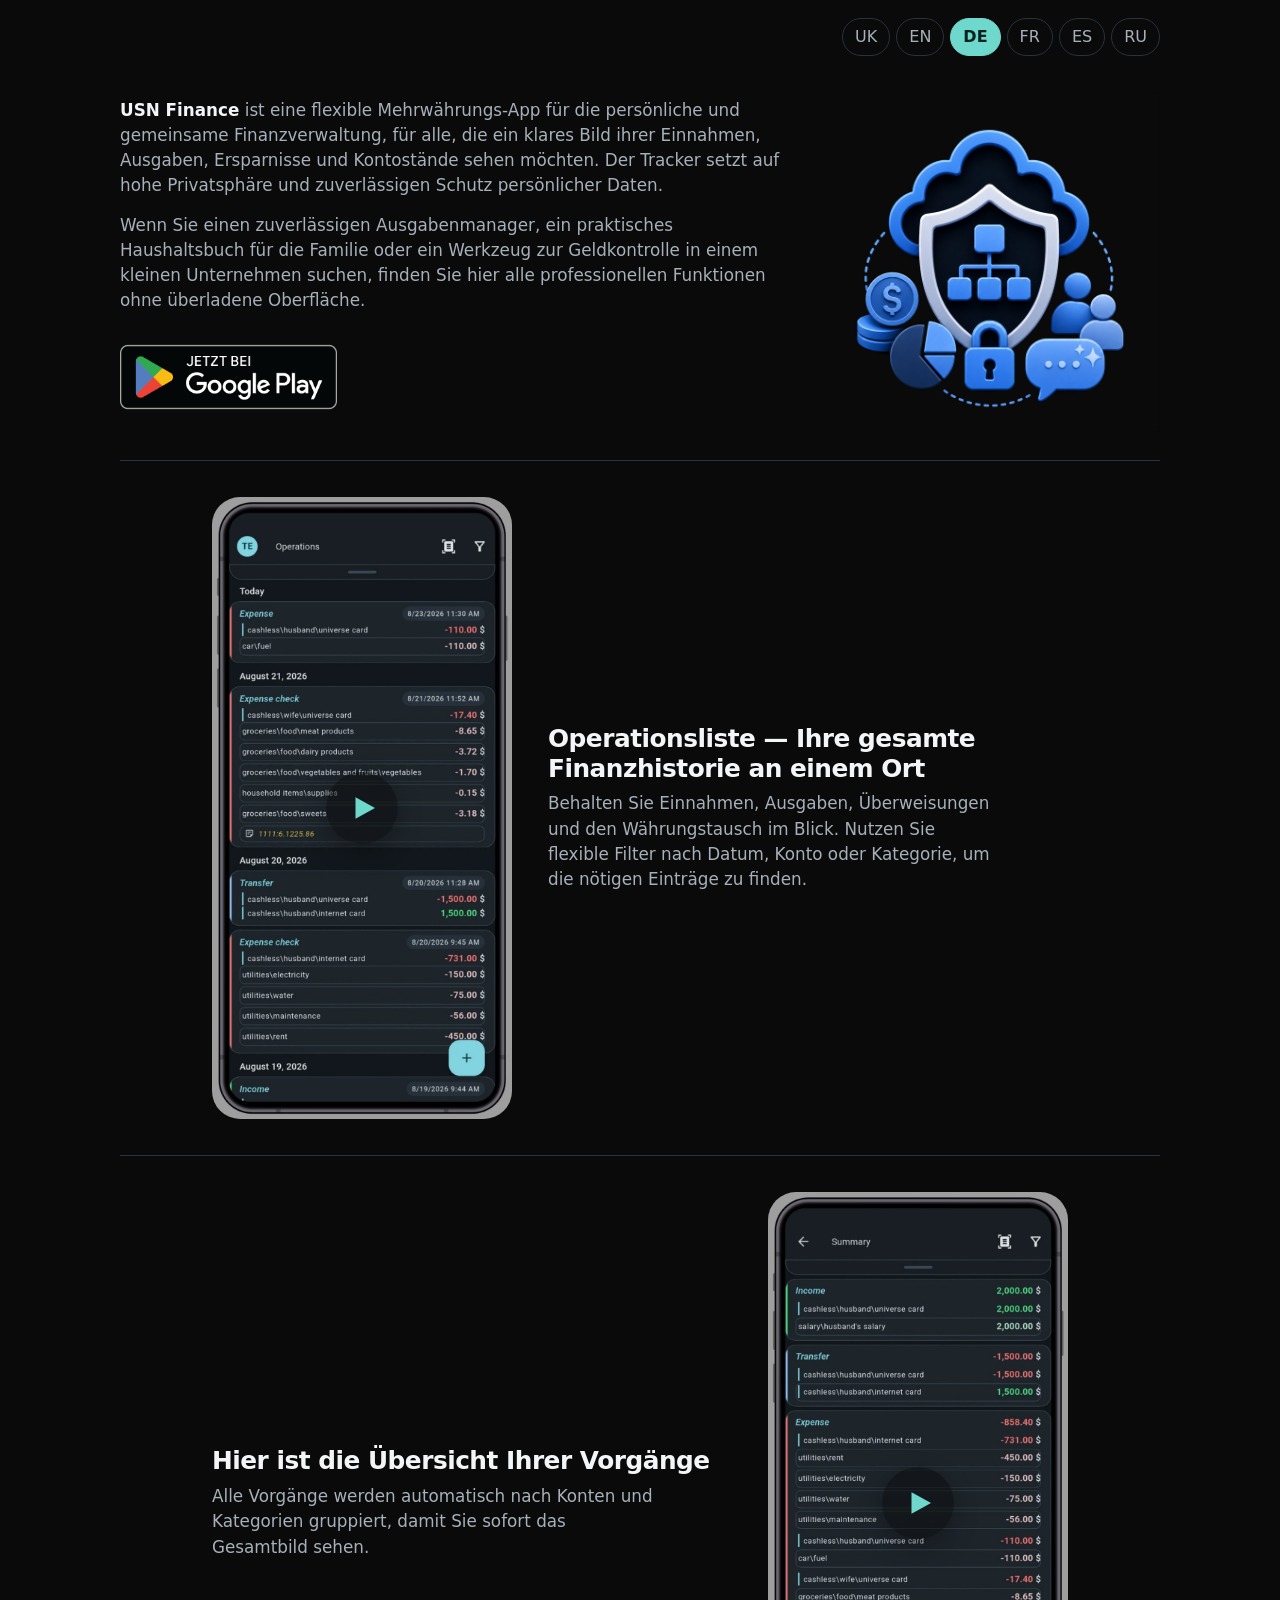
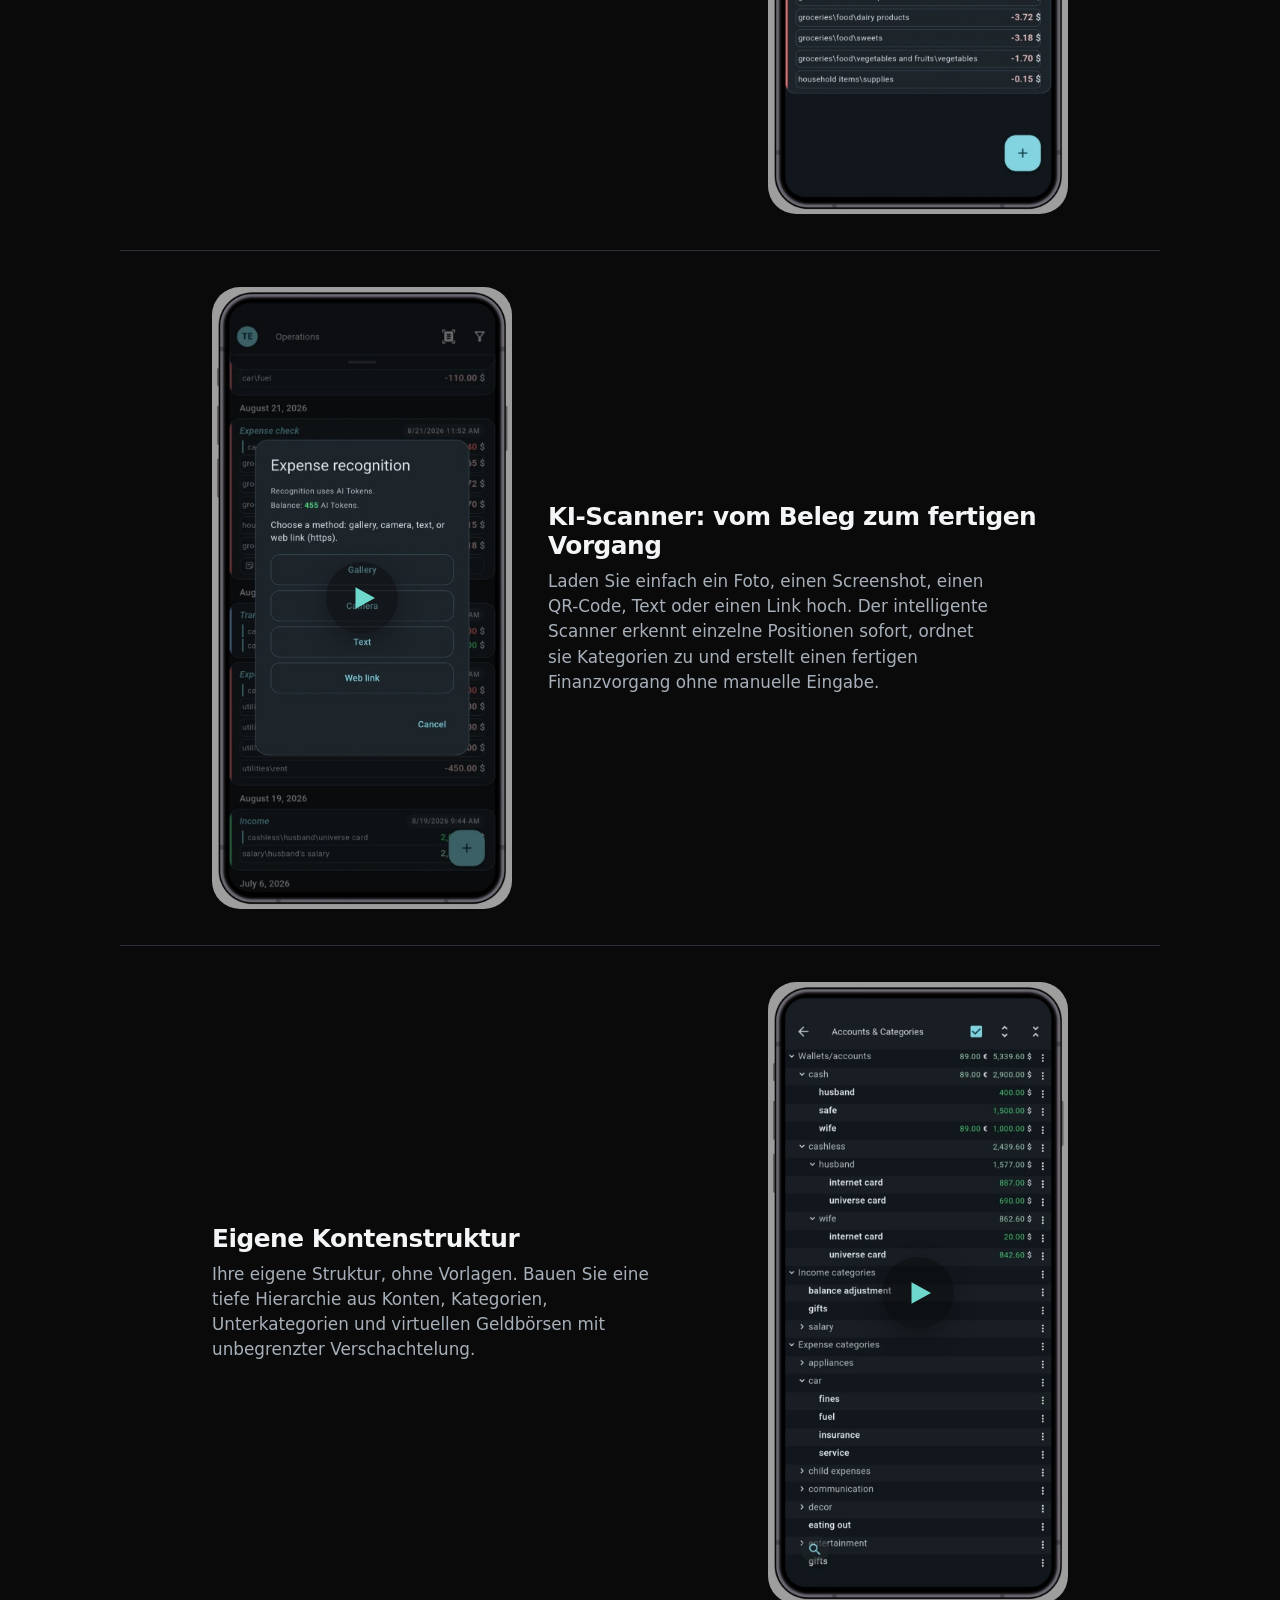
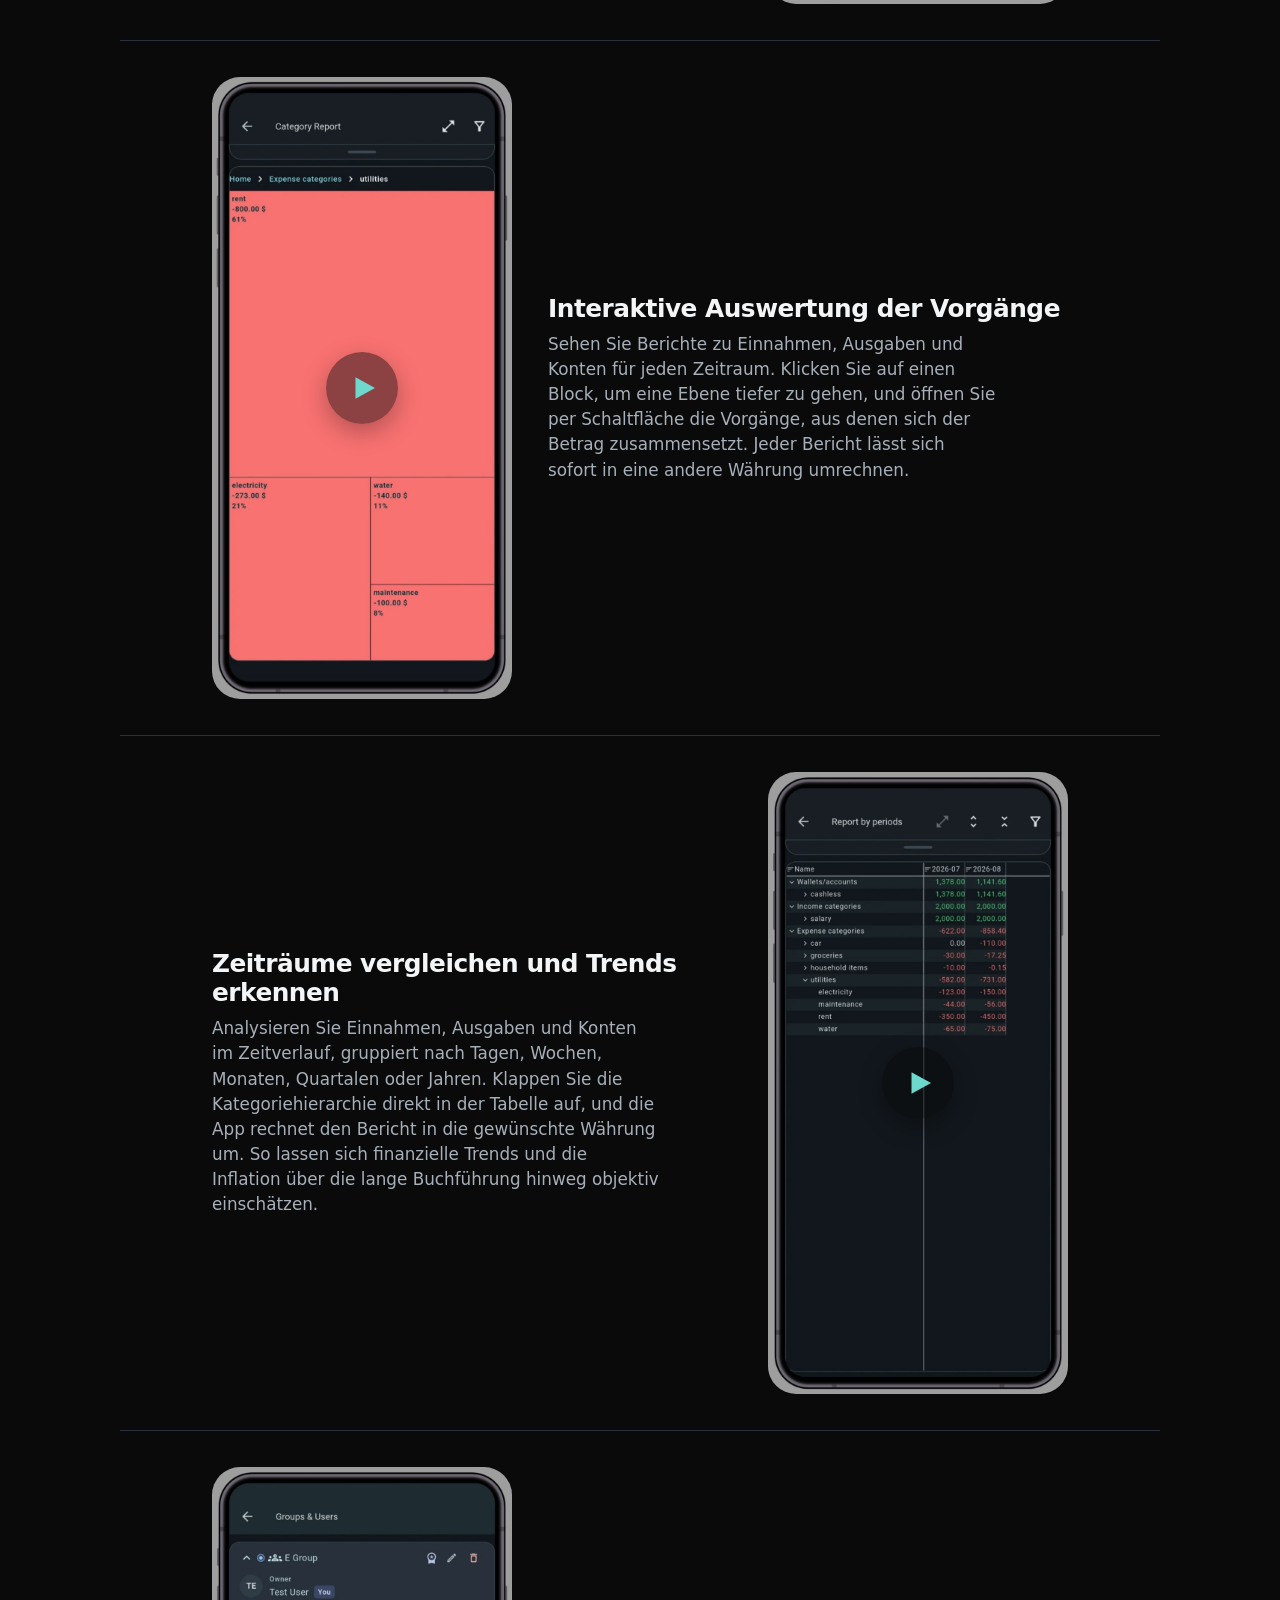
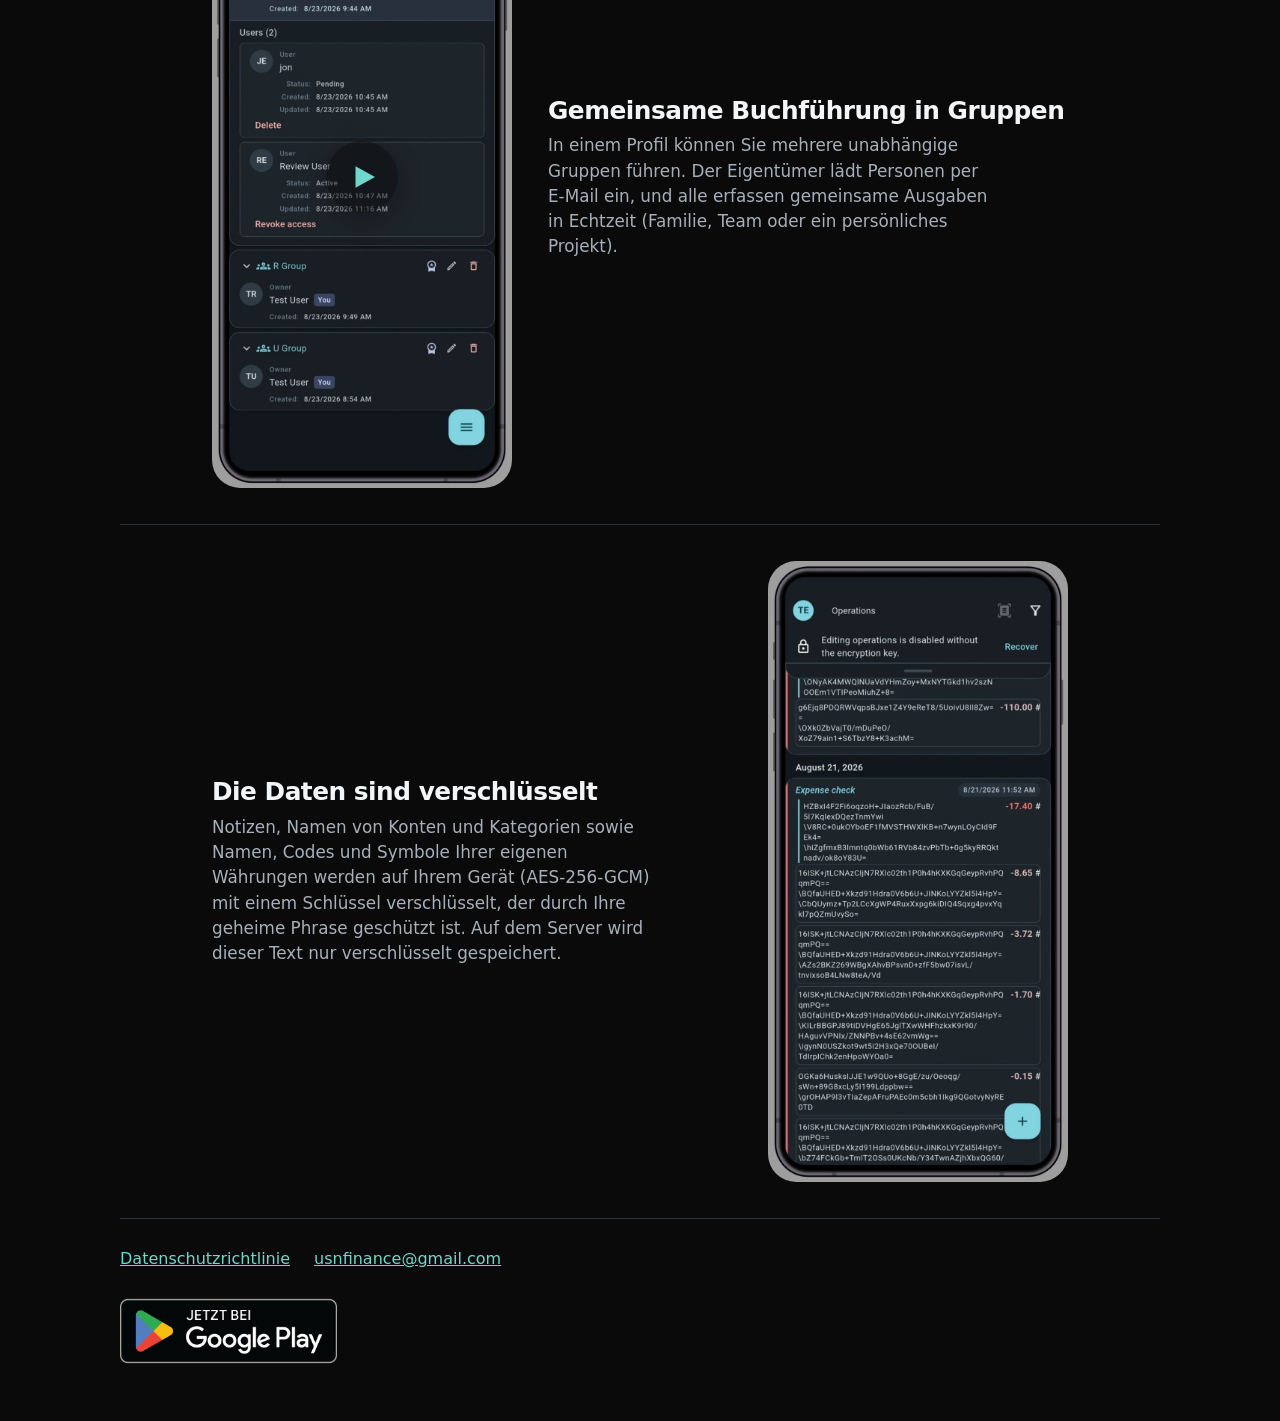
<file: de/index.html>
<!DOCTYPE html>
<html lang="de">
<head>
  <meta charset="utf-8">
  <meta name="viewport" content="width=device-width, initial-scale=1">
  <title>USN Finance</title>
  <meta name="description" content="USN Finance ist eine App f&#252;r die pers&#246;nliche und gemeinsame Finanzverwaltung.">
  <link rel="canonical" href="https://usnfinance.com/de/">
  <link rel="alternate" hreflang="uk" href="https://usnfinance.com/uk/">
  <link rel="alternate" hreflang="en" href="https://usnfinance.com/en/">
  <link rel="alternate" hreflang="de" href="https://usnfinance.com/de/">
  <link rel="alternate" hreflang="fr" href="https://usnfinance.com/fr/">
  <link rel="alternate" hreflang="es" href="https://usnfinance.com/es/">
  <link rel="alternate" hreflang="ru" href="https://usnfinance.com/ru/">
  <link rel="alternate" hreflang="x-default" href="https://usnfinance.com/en/">
  <link rel="stylesheet" href="../css/site.css">
</head>
<body>
  <header class="wrap">
    <div class="top-bar">
      <nav class="langs" aria-label="Sprache">
        <a href="../uk/index.html" hreflang="uk" lang="uk">UK</a>
        <a href="../en/index.html" hreflang="en" lang="en">EN</a>
        <a href="../de/index.html" hreflang="de" lang="de" aria-current="page">DE</a>
        <a href="../fr/index.html" hreflang="fr" lang="fr">FR</a>
        <a href="../es/index.html" hreflang="es" lang="es">ES</a>
        <a href="../ru/index.html" hreflang="ru" lang="ru">RU</a>
      </nav>
    </div>
    <div class="hero" id="top">
      <div class="hero-copy">
        <h1><span class="brand">USN Finance</span> <span>ist eine flexible Mehrw&#228;hrungs-App f&#252;r die pers&#246;nliche und gemeinsame Finanzverwaltung, f&#252;r alle, die ein klares Bild ihrer Einnahmen, Ausgaben, Ersparnisse und Kontost&#228;nde sehen m&#246;chten. Der Tracker setzt auf hohe Privatsph&#228;re und zuverl&#228;ssigen Schutz pers&#246;nlicher Daten.</span></h1>
        <p class="lead">Wenn Sie einen zuverl&#228;ssigen Ausgabenmanager, ein praktisches Haushaltsbuch f&#252;r die Familie oder ein Werkzeug zur Geldkontrolle in einem kleinen Unternehmen suchen, finden Sie hier alle professionellen Funktionen ohne &#252;berladene Oberfl&#228;che.</p>
        <a class="store" href="https://play.google.com/store/apps/details?id=com.usn.finance">
          <img src="../images/google-play-de.png" width="646" height="250" alt="Jetzt bei Google Play">
        </a>
      </div>
      <img class="hero-art" src="../images/hero.png" width="720" height="720" alt="">
    </div>
  </header>

  <main class="wrap">
    <!-- Ролик: список операций. Когда ролик готов, впишите id YouTube в data-video. -->
    <article class="feature" data-video="NwLMgtyZtCQ">
      <figure class="shot">
        <img src="../images/01-operations.jpg" width="801" height="1661" alt="Operationsliste — Ihre gesamte Finanzhistorie an einem Ort">
        <button type="button" class="watch" hidden>Ansehen</button>
      </figure>
      <div class="copy">
        <h2>Operationsliste — Ihre gesamte Finanzhistorie an einem Ort</h2>
        <p>Behalten Sie Einnahmen, Ausgaben, &#220;berweisungen und den W&#228;hrungstausch im Blick. Nutzen Sie flexible Filter nach Datum, Konto oder Kategorie, um die n&#246;tigen Eintr&#228;ge zu finden.</p>
      </div>
    </article>

    <!-- Ролик: сводка, куда уходят деньги. -->
    <article class="feature" data-video="27gh-ZwMess">
      <figure class="shot">
        <img src="../images/02-summary.jpg" width="801" height="1661" alt="Hier ist die &#220;bersicht Ihrer Vorg&#228;nge">
        <button type="button" class="watch" hidden>Ansehen</button>
      </figure>
      <div class="copy">
        <h2>Hier ist die &#220;bersicht Ihrer Vorg&#228;nge</h2>
        <p>Alle Vorg&#228;nge werden automatisch nach Konten und Kategorien gruppiert, damit Sie sofort das Gesamtbild sehen.</p>
      </div>
    </article>

    <!-- Ролик: как работает ИИ-сканер чеков. -->
    <article class="feature" data-video="TGe1Z2KDi4M">
      <figure class="shot">
        <img src="../images/03-scanner.jpg" width="801" height="1661" alt="KI-Scanner: vom Beleg zum fertigen Vorgang">
        <button type="button" class="watch" hidden>Ansehen</button>
      </figure>
      <div class="copy">
        <h2>KI-Scanner: vom Beleg zum fertigen Vorgang</h2>
        <p>Laden Sie einfach ein Foto, einen Screenshot, einen QR-Code, Text oder einen Link hoch. Der intelligente Scanner erkennt einzelne Positionen sofort, ordnet sie Kategorien zu und erstellt einen fertigen Finanzvorgang ohne manuelle Eingabe.</p>
      </div>
    </article>

    <!-- Ролик: настройка категорий. -->
    <article class="feature" data-video="DyD4FyZiW1s">
      <figure class="shot">
        <img src="../images/04-categories.jpg" width="801" height="1661" alt="Eigene Kontenstruktur">
        <button type="button" class="watch" hidden>Ansehen</button>
      </figure>
      <div class="copy">
        <h2>Eigene Kontenstruktur</h2>
        <p>Ihre eigene Struktur, ohne Vorlagen. Bauen Sie eine tiefe Hierarchie aus Konten, Kategorien, Unterkategorien und virtuellen Geldb&#246;rsen mit unbegrenzter Verschachtelung.</p>
      </div>
    </article>

    <!-- Ролик: отчёт по категориям. -->
    <article class="feature" data-video="eCh2zOSrHOI">
      <figure class="shot">
        <img src="../images/05-category-report.jpg" width="801" height="1661" alt="Interaktive Auswertung der Vorg&#228;nge">
        <button type="button" class="watch" hidden>Ansehen</button>
      </figure>
      <div class="copy">
        <h2>Interaktive Auswertung der Vorg&#228;nge</h2>
        <p>Sehen Sie Berichte zu Einnahmen, Ausgaben und Konten f&#252;r jeden Zeitraum. Klicken Sie auf einen Block, um eine Ebene tiefer zu gehen, und &#246;ffnen Sie per Schaltfl&#228;che die Vorg&#228;nge, aus denen sich der Betrag zusammensetzt. Jeder Bericht l&#228;sst sich sofort in eine andere W&#228;hrung umrechnen.</p>
      </div>
    </article>

    <!-- Ролик: сравнение периодов. -->
    <article class="feature" data-video="203kYSJtSRc">
      <figure class="shot">
        <img src="../images/06-periods.jpg" width="801" height="1661" alt="Zeitr&#228;ume vergleichen und Trends erkennen">
        <button type="button" class="watch" hidden>Ansehen</button>
      </figure>
      <div class="copy">
        <h2>Zeitr&#228;ume vergleichen und Trends erkennen</h2>
        <p>Analysieren Sie Einnahmen, Ausgaben und Konten im Zeitverlauf, gruppiert nach Tagen, Wochen, Monaten, Quartalen oder Jahren. Klappen Sie die Kategoriehierarchie direkt in der Tabelle auf, und die App rechnet den Bericht in die gew&#252;nschte W&#228;hrung um. So lassen sich finanzielle Trends und die Inflation &#252;ber die lange Buchf&#252;hrung hinweg objektiv einsch&#228;tzen.</p>
      </div>
    </article>

    <!-- Ролик: общий учёт в группах. -->
    <article class="feature" data-video="jdKgpu53qf4">
      <figure class="shot">
        <img src="../images/07-groups.jpg" width="801" height="1661" alt="Gemeinsame Buchf&#252;hrung in Gruppen">
        <button type="button" class="watch" hidden>Ansehen</button>
      </figure>
      <div class="copy">
        <h2>Gemeinsame Buchf&#252;hrung in Gruppen</h2>
        <p>In einem Profil k&#246;nnen Sie mehrere unabh&#228;ngige Gruppen f&#252;hren. Der Eigent&#252;mer l&#228;dt Personen per E-Mail ein, und alle erfassen gemeinsame Ausgaben in Echtzeit (Familie, Team oder ein pers&#246;nliches Projekt).</p>
      </div>
    </article>

    <!-- Ролик: шифрование данных. -->
    <article class="feature" data-video="">
      <figure class="shot">
        <img src="../images/08-encrypted.jpg" width="801" height="1661" alt="Die Daten sind verschl&#252;sselt">
        <button type="button" class="watch" hidden>Ansehen</button>
      </figure>
      <div class="copy">
        <h2>Die Daten sind verschl&#252;sselt</h2>
        <p>Notizen, Namen von Konten und Kategorien sowie Namen, Codes und Symbole Ihrer eigenen W&#228;hrungen werden auf Ihrem Ger&#228;t (AES-256-GCM) mit einem Schl&#252;ssel verschl&#252;sselt, der durch Ihre geheime Phrase gesch&#252;tzt ist. Auf dem Server wird dieser Text nur verschl&#252;sselt gespeichert.</p>
      </div>
    </article>
  </main>

  <footer class="wrap foot">
    <div class="foot-links">
      <a id="privacy" href="https://usnfinance.com/privacy-policy/en.html">Datenschutzrichtlinie</a>
      <a href="mailto:usnfinance@gmail.com">usnfinance@gmail.com</a>
    </div>
    <a class="store" href="https://play.google.com/store/apps/details?id=com.usn.finance">
      <img src="../images/google-play-de.png" width="646" height="250" alt="Jetzt bei Google Play">
    </a>
  </footer>

  <script>
    try { localStorage.setItem("usn-finance-lang", "de"); } catch (error) {}
  </script>
  <script src="../js/site.js"></script>
</body>
</html>
</file>
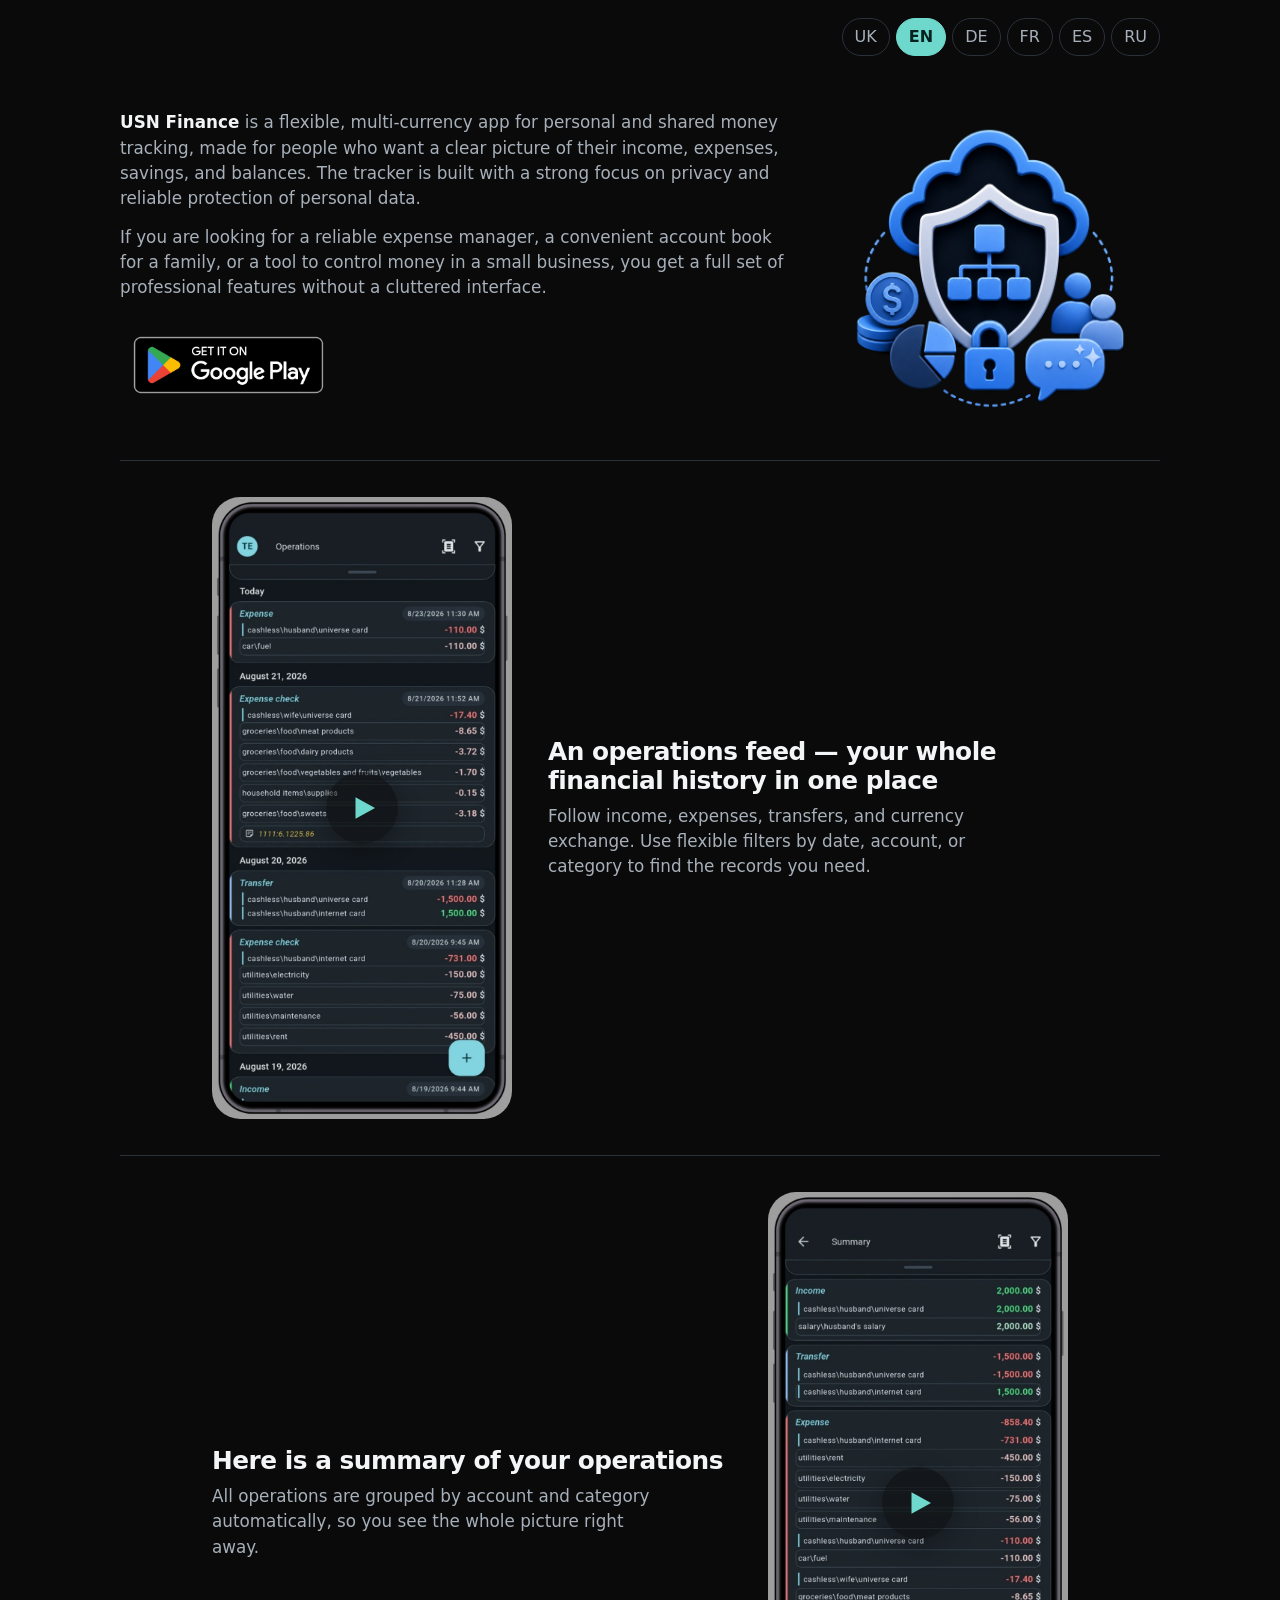
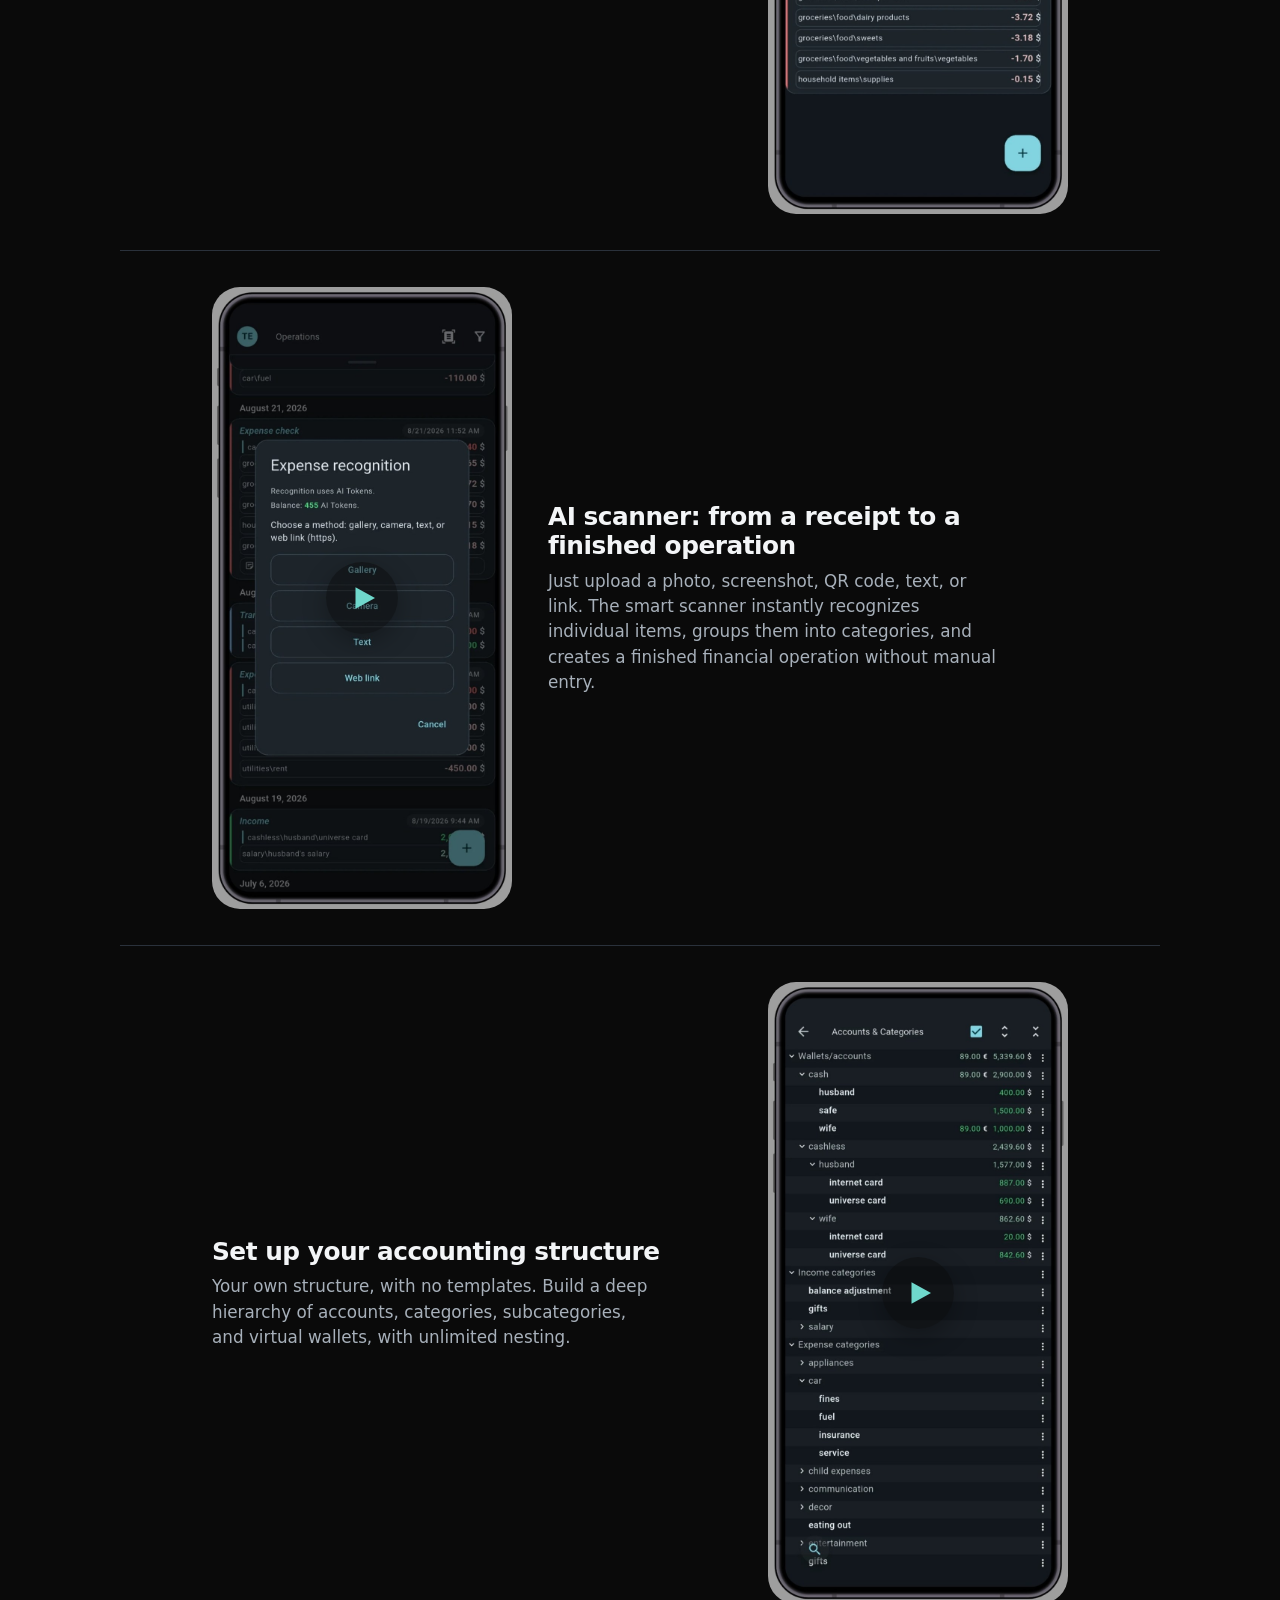
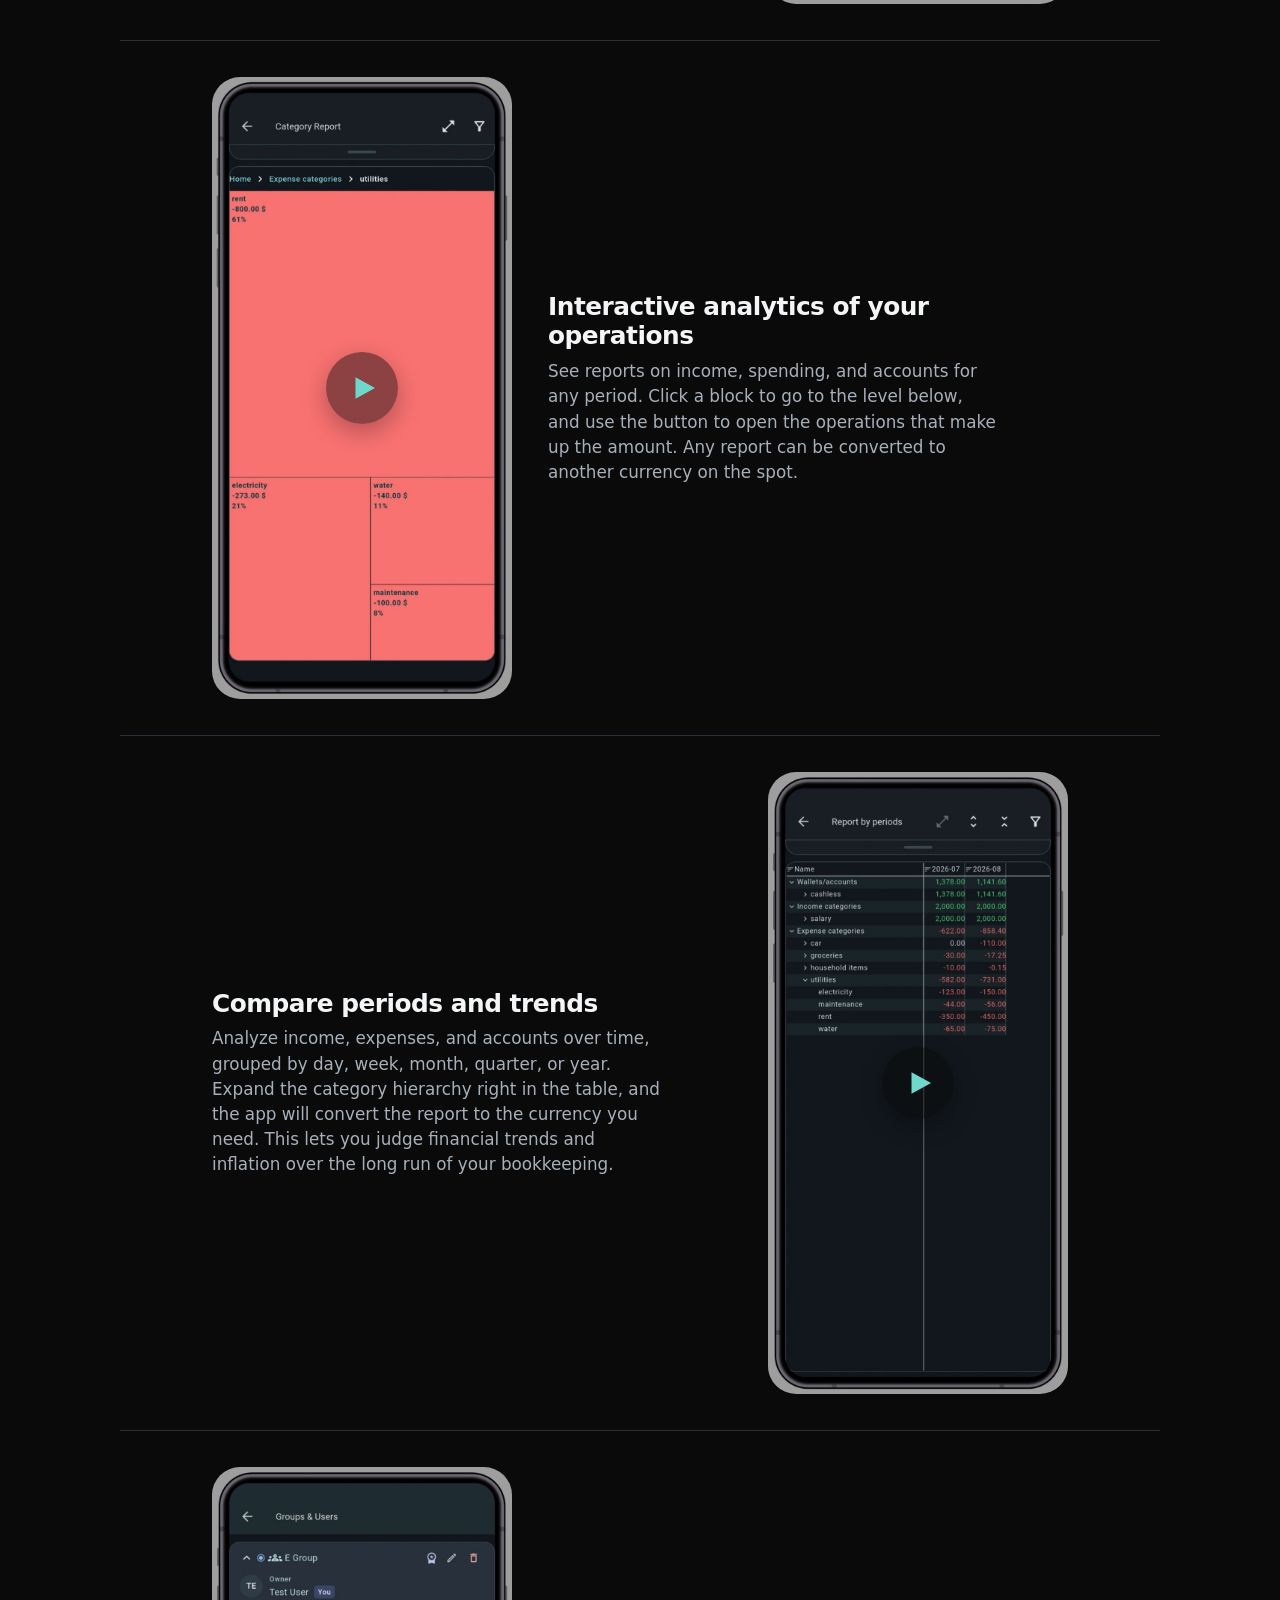
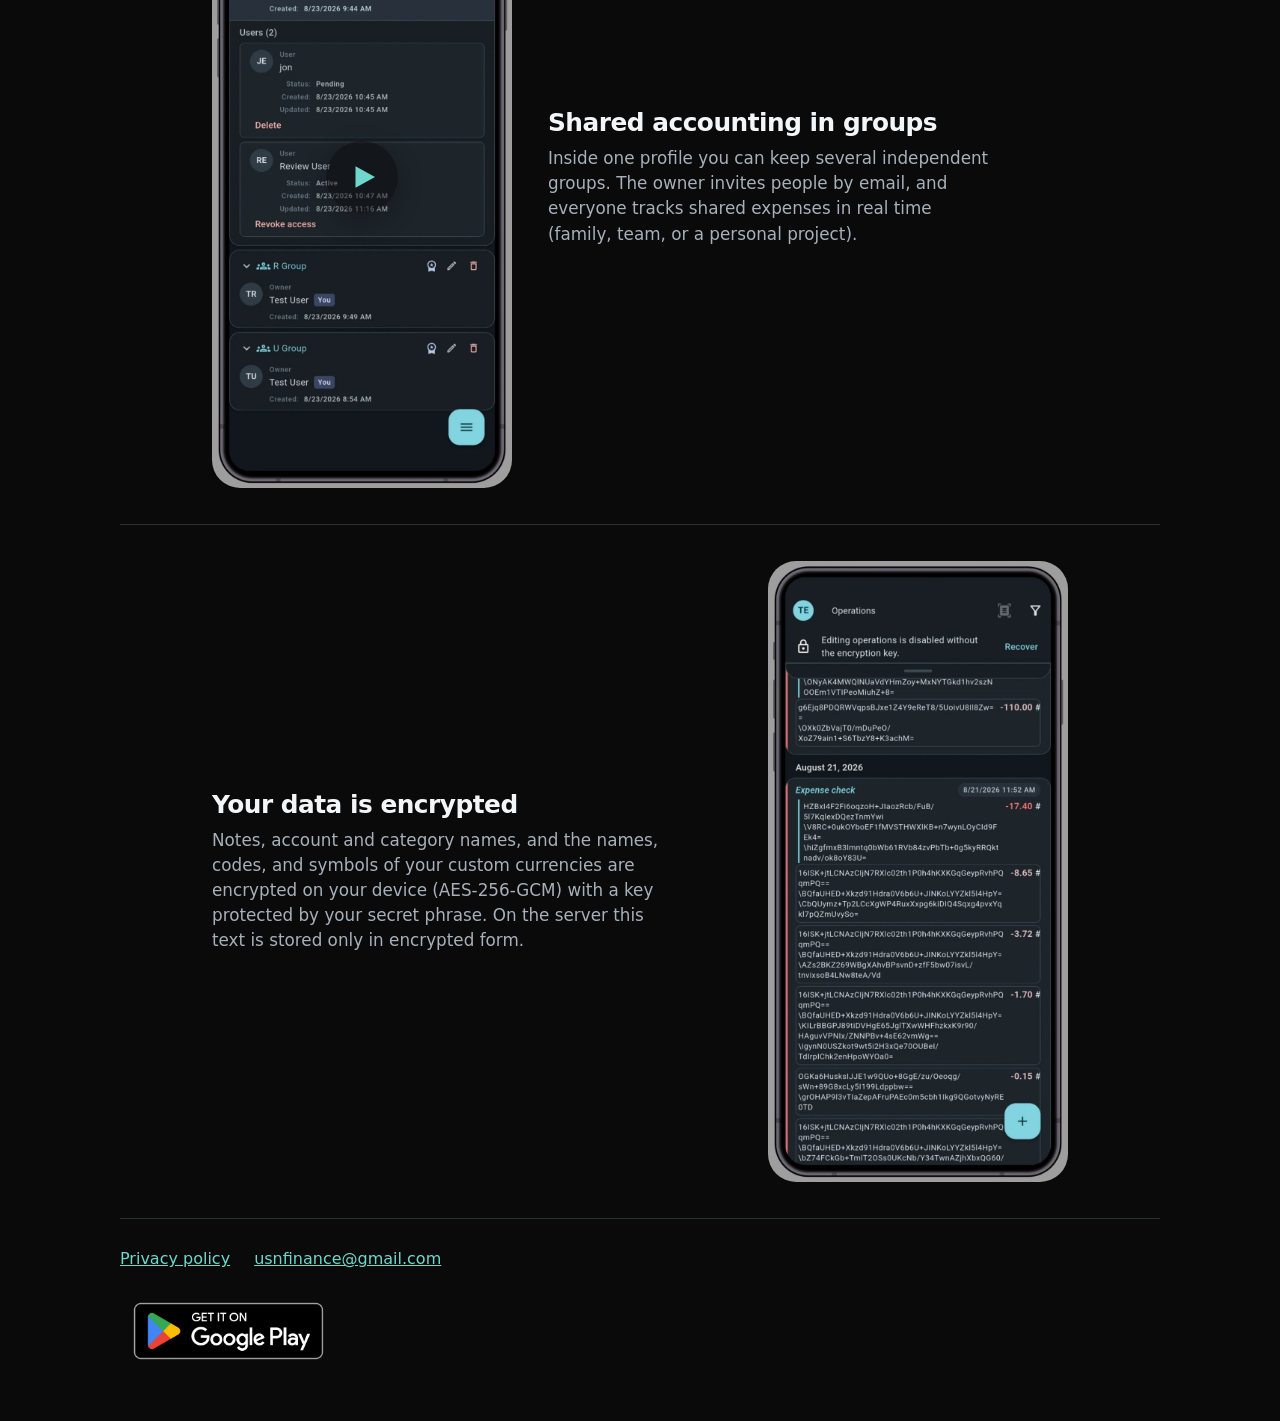
<file: en/index.html>
<!DOCTYPE html>
<html lang="en">
<head>
  <meta charset="utf-8">
  <meta name="viewport" content="width=device-width, initial-scale=1">
  <title>USN Finance</title>
  <meta name="description" content="USN Finance is an app for personal and shared money tracking.">
  <link rel="canonical" href="https://usnfinance.com/en/">
  <link rel="alternate" hreflang="uk" href="https://usnfinance.com/uk/">
  <link rel="alternate" hreflang="en" href="https://usnfinance.com/en/">
  <link rel="alternate" hreflang="de" href="https://usnfinance.com/de/">
  <link rel="alternate" hreflang="fr" href="https://usnfinance.com/fr/">
  <link rel="alternate" hreflang="es" href="https://usnfinance.com/es/">
  <link rel="alternate" hreflang="ru" href="https://usnfinance.com/ru/">
  <link rel="alternate" hreflang="x-default" href="https://usnfinance.com/en/">
  <link rel="stylesheet" href="../css/site.css">
</head>
<body>
  <header class="wrap">
    <div class="top-bar">
      <nav class="langs" aria-label="Language">
        <a href="../uk/index.html" hreflang="uk" lang="uk">UK</a>
        <a href="../en/index.html" hreflang="en" lang="en" aria-current="page">EN</a>
        <a href="../de/index.html" hreflang="de" lang="de">DE</a>
        <a href="../fr/index.html" hreflang="fr" lang="fr">FR</a>
        <a href="../es/index.html" hreflang="es" lang="es">ES</a>
        <a href="../ru/index.html" hreflang="ru" lang="ru">RU</a>
      </nav>
    </div>
    <div class="hero" id="top">
      <div class="hero-copy">
        <h1><span class="brand">USN Finance</span> <span>is a flexible, multi-currency app for personal and shared money tracking, made for people who want a clear picture of their income, expenses, savings, and balances. The tracker is built with a strong focus on privacy and reliable protection of personal data.</span></h1>
        <p class="lead">If you are looking for a reliable expense manager, a convenient account book for a family, or a tool to control money in a small business, you get a full set of professional features without a cluttered interface.</p>
        <a class="store" href="https://play.google.com/store/apps/details?id=com.usn.finance">
          <img src="../images/google-play-en.png" width="646" height="250" alt="Get it on Google Play">
        </a>
      </div>
      <img class="hero-art" src="../images/hero.png" width="720" height="720" alt="">
    </div>
  </header>

  <main class="wrap">
    <!-- Ролик: список операций. Когда ролик готов, впишите id YouTube в data-video. -->
    <article class="feature" data-video="NwLMgtyZtCQ">
      <figure class="shot">
        <img src="../images/01-operations.jpg" width="801" height="1661" alt="An operations feed — your whole financial history in one place">
        <button type="button" class="watch" hidden>Watch</button>
      </figure>
      <div class="copy">
        <h2>An operations feed — your whole financial history in one place</h2>
        <p>Follow income, expenses, transfers, and currency exchange. Use flexible filters by date, account, or category to find the records you need.</p>
      </div>
    </article>

    <!-- Ролик: сводка, куда уходят деньги. -->
    <article class="feature" data-video="27gh-ZwMess">
      <figure class="shot">
        <img src="../images/02-summary.jpg" width="801" height="1661" alt="Here is a summary of your operations">
        <button type="button" class="watch" hidden>Watch</button>
      </figure>
      <div class="copy">
        <h2>Here is a summary of your operations</h2>
        <p>All operations are grouped by account and category automatically, so you see the whole picture right away.</p>
      </div>
    </article>

    <!-- Ролик: как работает ИИ-сканер чеков. -->
    <article class="feature" data-video="TGe1Z2KDi4M">
      <figure class="shot">
        <img src="../images/03-scanner.jpg" width="801" height="1661" alt="AI scanner: from a receipt to a finished operation">
        <button type="button" class="watch" hidden>Watch</button>
      </figure>
      <div class="copy">
        <h2>AI scanner: from a receipt to a finished operation</h2>
        <p>Just upload a photo, screenshot, QR code, text, or link. The smart scanner instantly recognizes individual items, groups them into categories, and creates a finished financial operation without manual entry.</p>
      </div>
    </article>

    <!-- Ролик: настройка категорий. -->
    <article class="feature" data-video="DyD4FyZiW1s">
      <figure class="shot">
        <img src="../images/04-categories.jpg" width="801" height="1661" alt="Set up your accounting structure">
        <button type="button" class="watch" hidden>Watch</button>
      </figure>
      <div class="copy">
        <h2>Set up your accounting structure</h2>
        <p>Your own structure, with no templates. Build a deep hierarchy of accounts, categories, subcategories, and virtual wallets, with unlimited nesting.</p>
      </div>
    </article>

    <!-- Ролик: отчёт по категориям. -->
    <article class="feature" data-video="eCh2zOSrHOI">
      <figure class="shot">
        <img src="../images/05-category-report.jpg" width="801" height="1661" alt="Interactive analytics of your operations">
        <button type="button" class="watch" hidden>Watch</button>
      </figure>
      <div class="copy">
        <h2>Interactive analytics of your operations</h2>
        <p>See reports on income, spending, and accounts for any period. Click a block to go to the level below, and use the button to open the operations that make up the amount. Any report can be converted to another currency on the spot.</p>
      </div>
    </article>

    <!-- Ролик: сравнение периодов. -->
    <article class="feature" data-video="203kYSJtSRc">
      <figure class="shot">
        <img src="../images/06-periods.jpg" width="801" height="1661" alt="Compare periods and trends">
        <button type="button" class="watch" hidden>Watch</button>
      </figure>
      <div class="copy">
        <h2>Compare periods and trends</h2>
        <p>Analyze income, expenses, and accounts over time, grouped by day, week, month, quarter, or year. Expand the category hierarchy right in the table, and the app will convert the report to the currency you need. This lets you judge financial trends and inflation over the long run of your bookkeeping.</p>
      </div>
    </article>

    <!-- Ролик: общий учёт в группах. -->
    <article class="feature" data-video="jdKgpu53qf4">
      <figure class="shot">
        <img src="../images/07-groups.jpg" width="801" height="1661" alt="Shared accounting in groups">
        <button type="button" class="watch" hidden>Watch</button>
      </figure>
      <div class="copy">
        <h2>Shared accounting in groups</h2>
        <p>Inside one profile you can keep several independent groups. The owner invites people by email, and everyone tracks shared expenses in real time (family, team, or a personal project).</p>
      </div>
    </article>

    <!-- Ролик: шифрование данных. -->
    <article class="feature" data-video="">
      <figure class="shot">
        <img src="../images/08-encrypted.jpg" width="801" height="1661" alt="Your data is encrypted">
        <button type="button" class="watch" hidden>Watch</button>
      </figure>
      <div class="copy">
        <h2>Your data is encrypted</h2>
        <p>Notes, account and category names, and the names, codes, and symbols of your custom currencies are encrypted on your device (AES-256-GCM) with a key protected by your secret phrase. On the server this text is stored only in encrypted form.</p>
      </div>
    </article>
  </main>

  <footer class="wrap foot">
    <div class="foot-links">
      <a id="privacy" href="https://usnfinance.com/privacy-policy/en.html">Privacy policy</a>
      <a href="mailto:usnfinance@gmail.com">usnfinance@gmail.com</a>
    </div>
    <a class="store" href="https://play.google.com/store/apps/details?id=com.usn.finance">
      <img src="../images/google-play-en.png" width="646" height="250" alt="Get it on Google Play">
    </a>
  </footer>

  <script>
    try { localStorage.setItem("usn-finance-lang", "en"); } catch (error) {}
  </script>
  <script src="../js/site.js"></script>
</body>
</html>
</file>
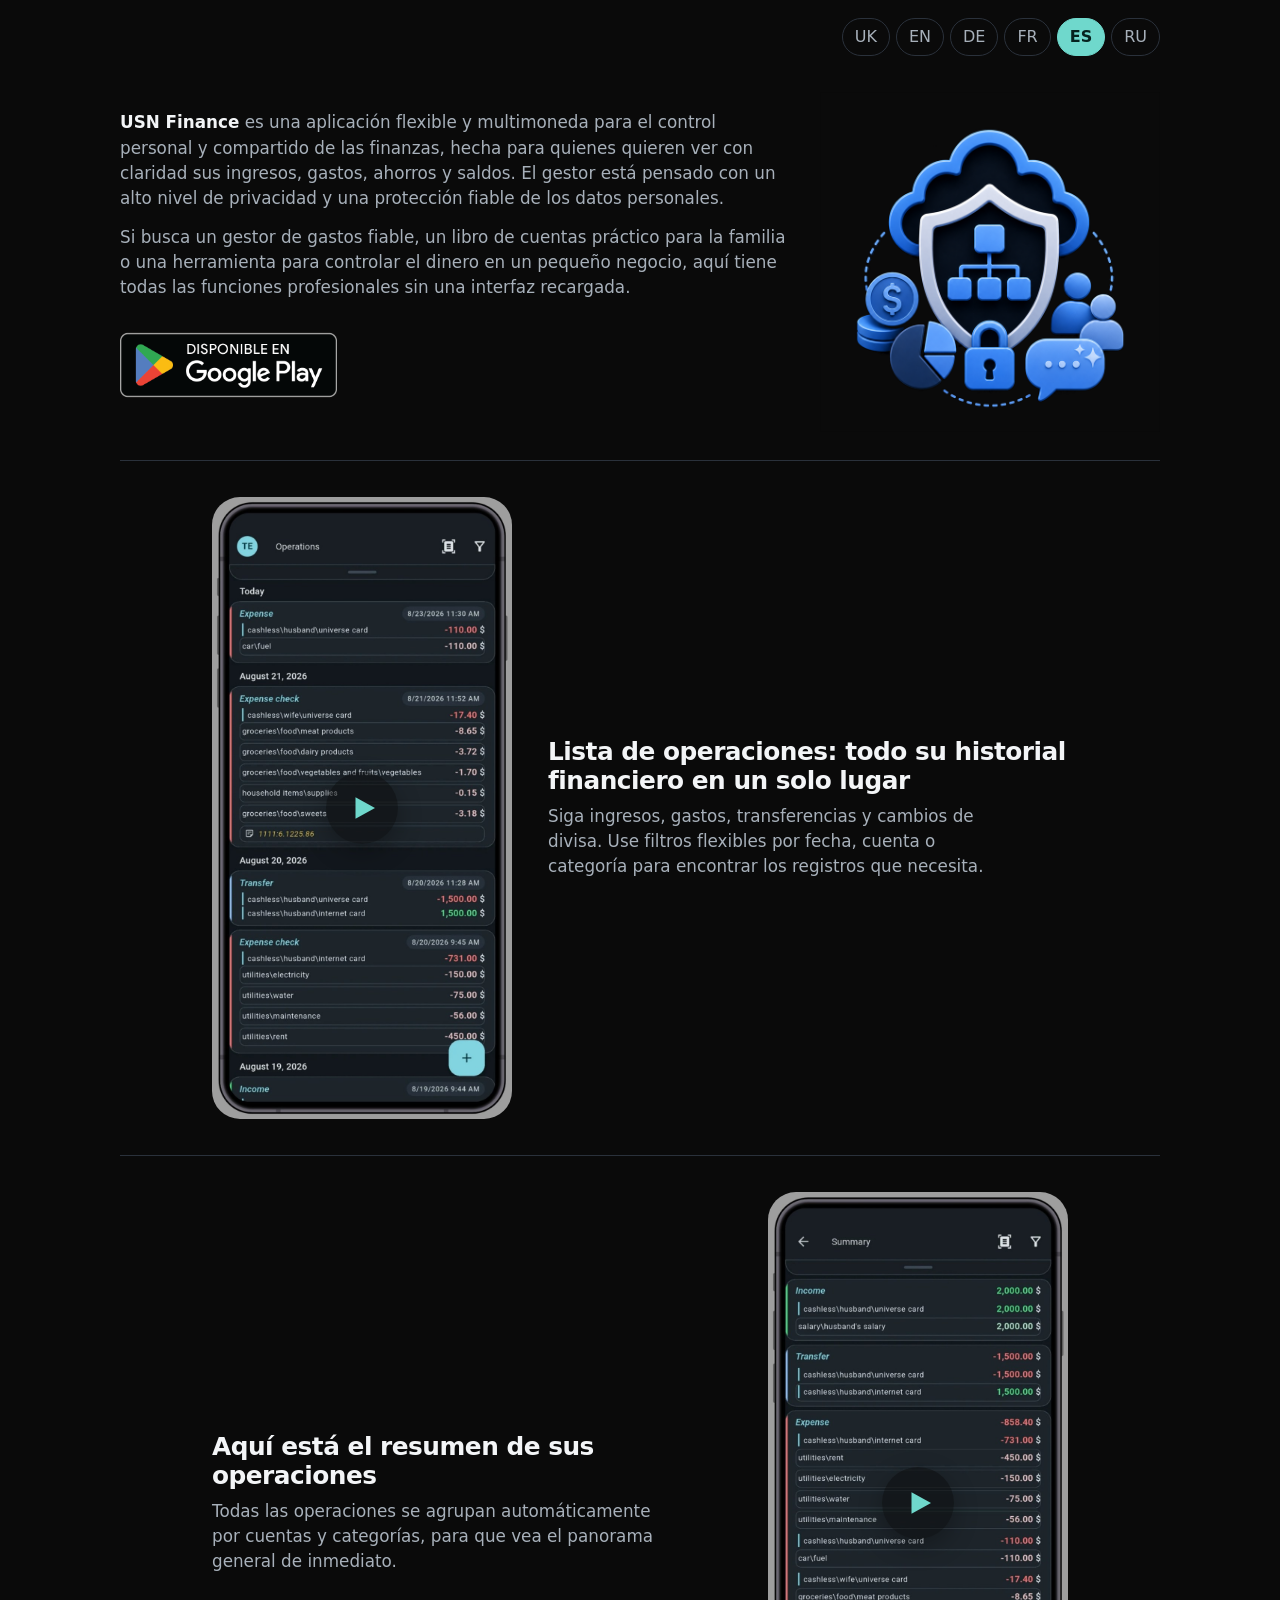
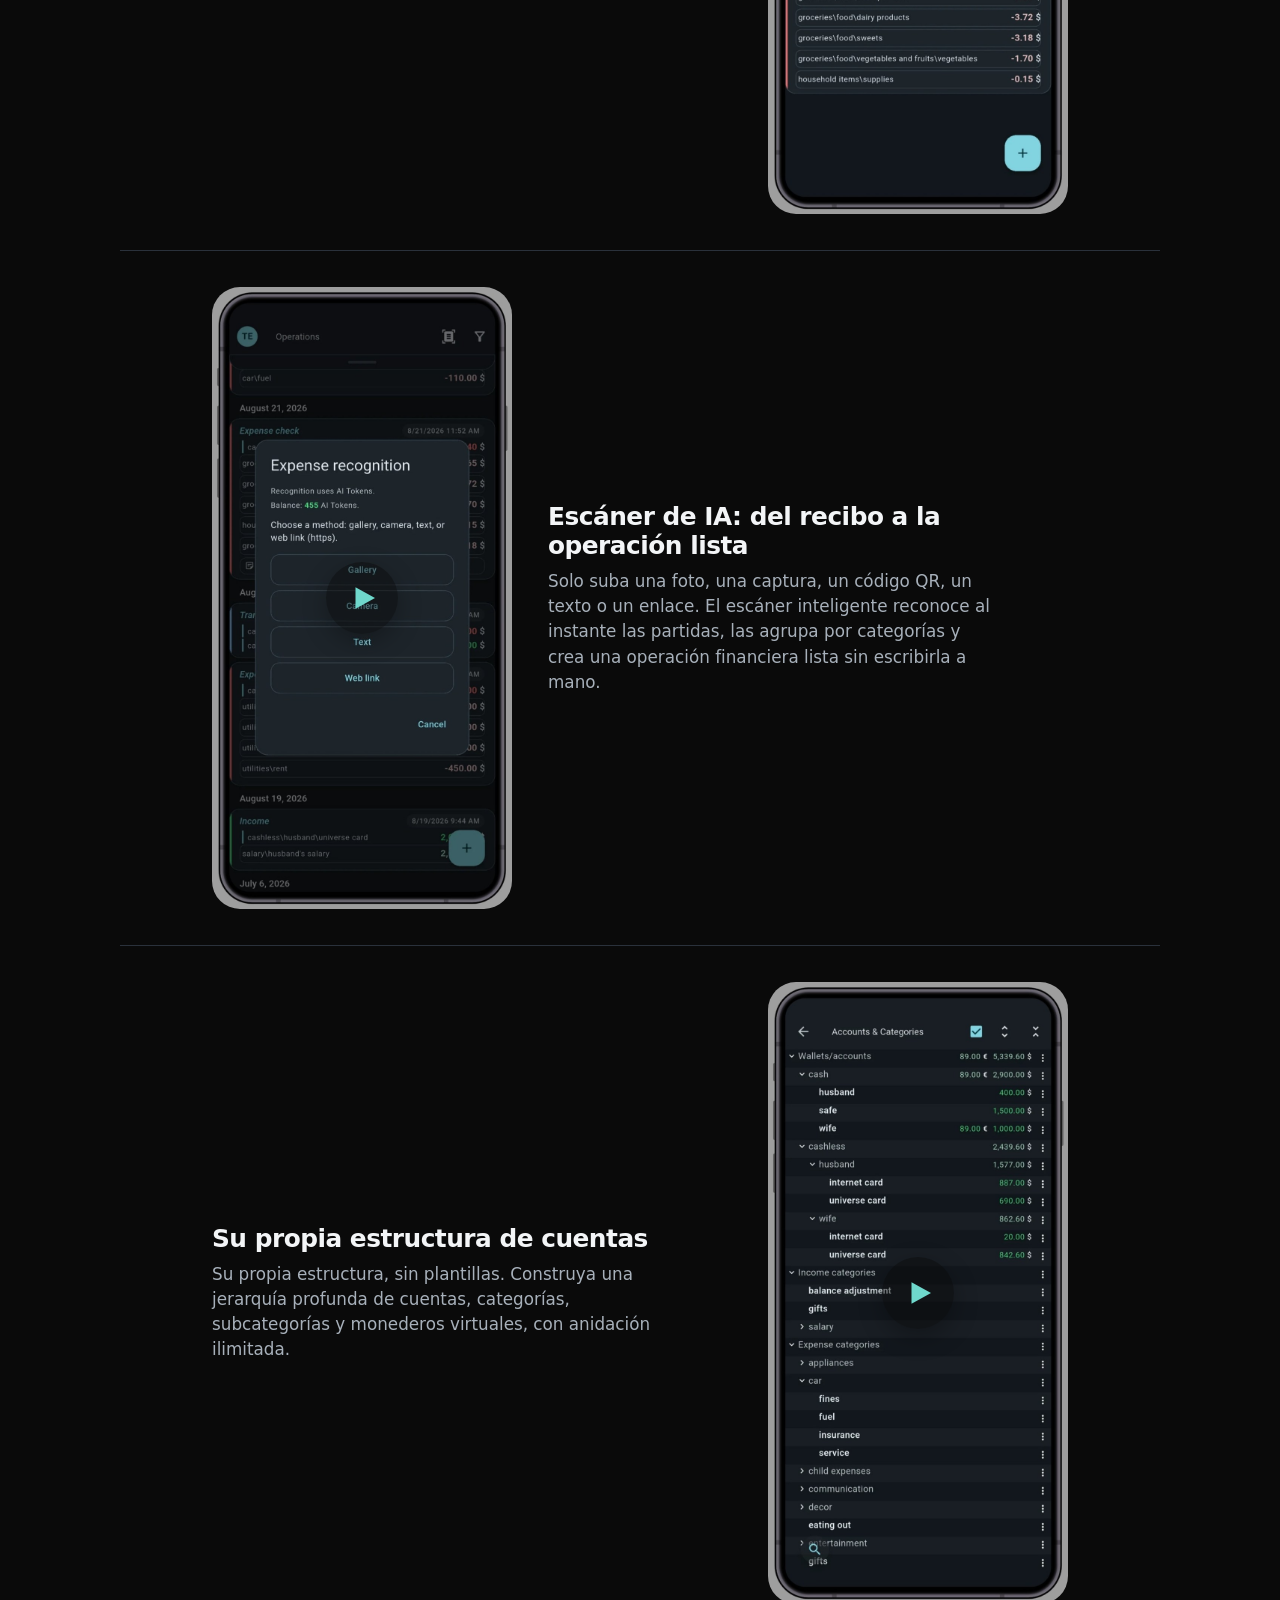
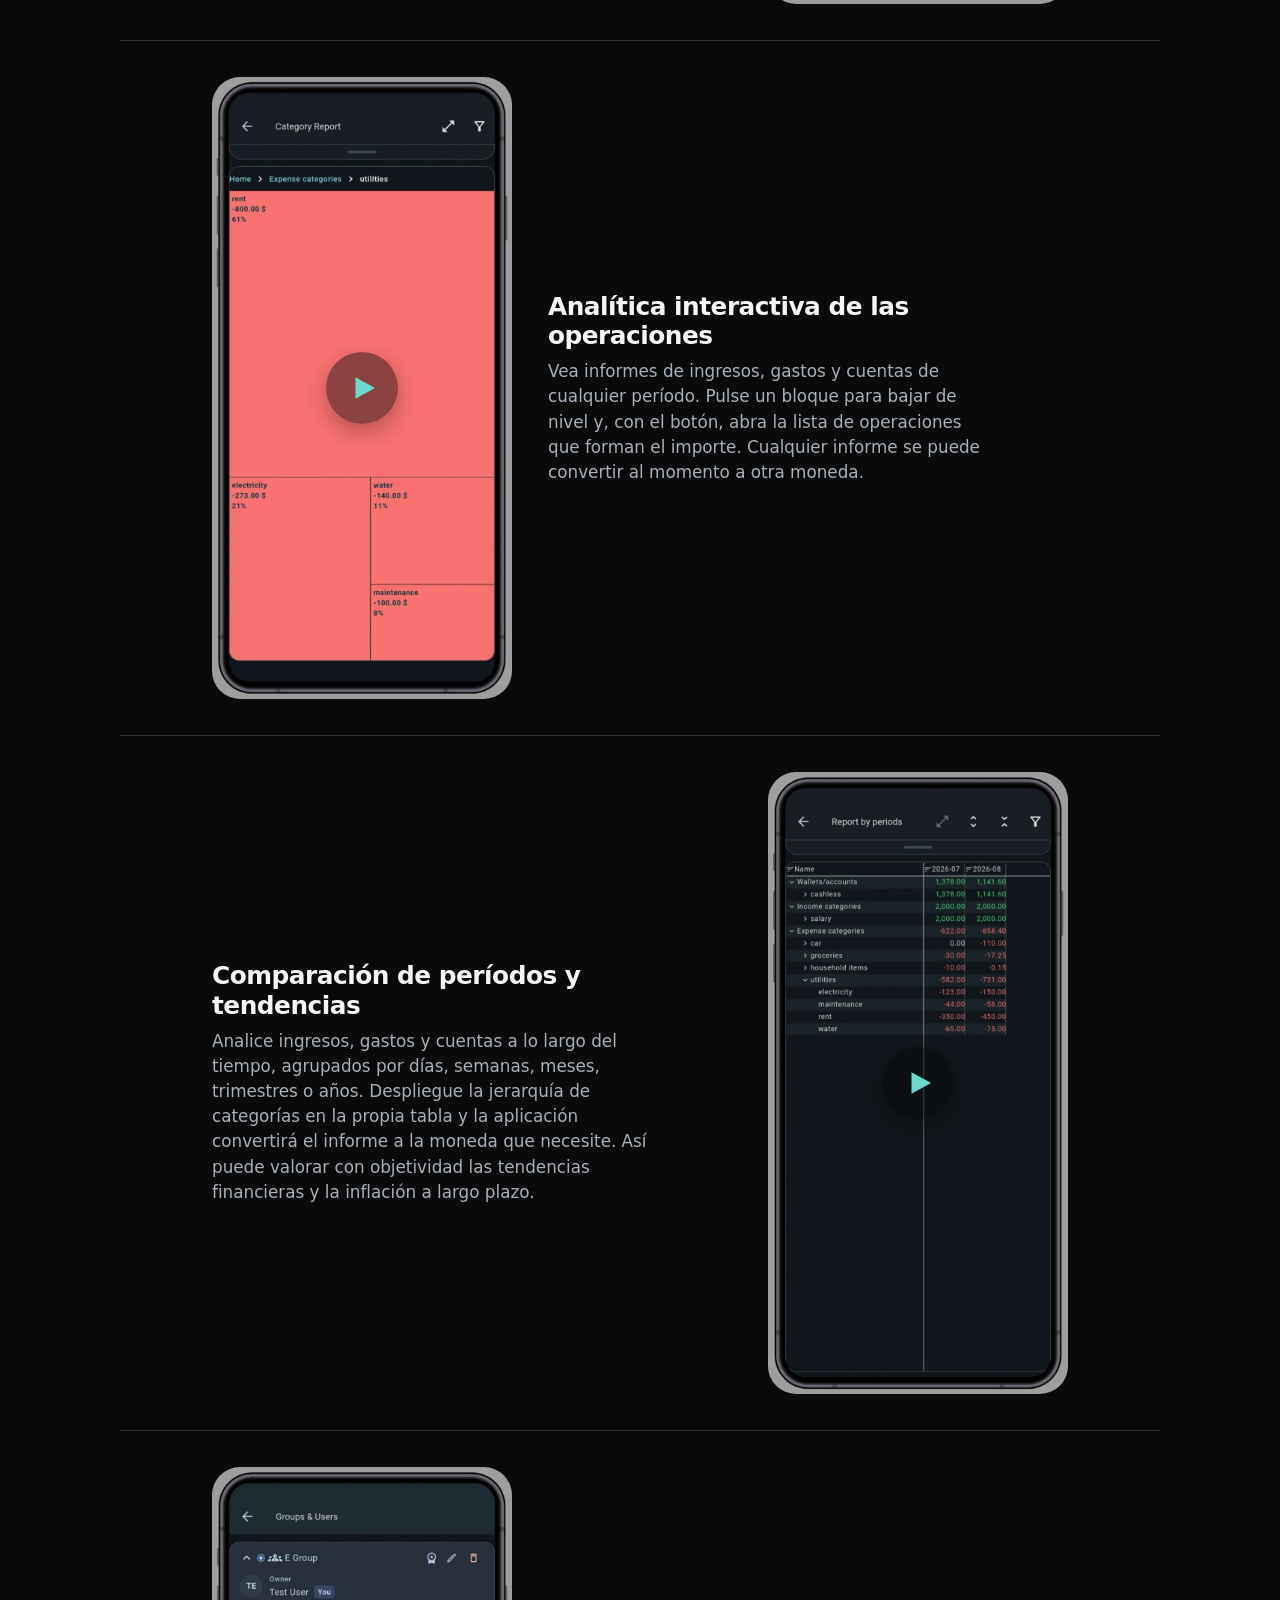
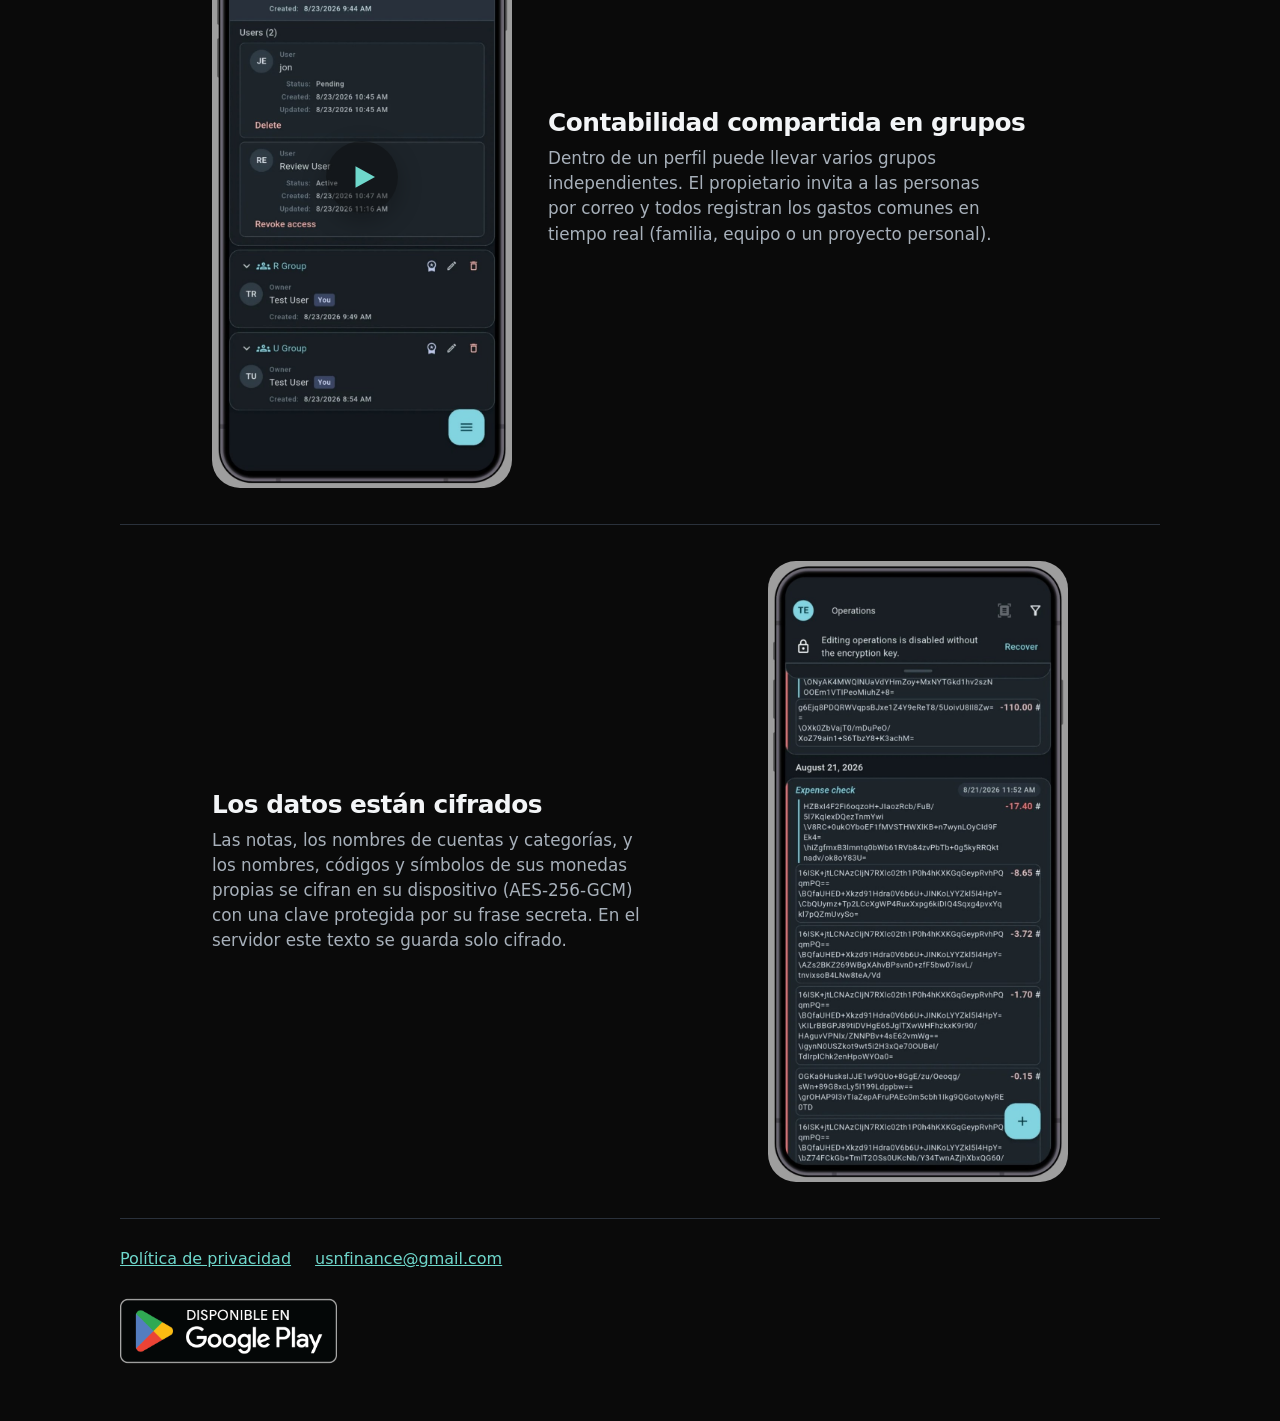
<file: es/index.html>
<!DOCTYPE html>
<html lang="es">
<head>
  <meta charset="utf-8">
  <meta name="viewport" content="width=device-width, initial-scale=1">
  <title>USN Finance</title>
  <meta name="description" content="USN Finance es una aplicaci&#243;n para el control personal y compartido del dinero.">
  <link rel="canonical" href="https://usnfinance.com/es/">
  <link rel="alternate" hreflang="uk" href="https://usnfinance.com/uk/">
  <link rel="alternate" hreflang="en" href="https://usnfinance.com/en/">
  <link rel="alternate" hreflang="de" href="https://usnfinance.com/de/">
  <link rel="alternate" hreflang="fr" href="https://usnfinance.com/fr/">
  <link rel="alternate" hreflang="es" href="https://usnfinance.com/es/">
  <link rel="alternate" hreflang="ru" href="https://usnfinance.com/ru/">
  <link rel="alternate" hreflang="x-default" href="https://usnfinance.com/en/">
  <link rel="stylesheet" href="../css/site.css">
</head>
<body>
  <header class="wrap">
    <div class="top-bar">
      <nav class="langs" aria-label="Idioma">
        <a href="../uk/index.html" hreflang="uk" lang="uk">UK</a>
        <a href="../en/index.html" hreflang="en" lang="en">EN</a>
        <a href="../de/index.html" hreflang="de" lang="de">DE</a>
        <a href="../fr/index.html" hreflang="fr" lang="fr">FR</a>
        <a href="../es/index.html" hreflang="es" lang="es" aria-current="page">ES</a>
        <a href="../ru/index.html" hreflang="ru" lang="ru">RU</a>
      </nav>
    </div>
    <div class="hero" id="top">
      <div class="hero-copy">
        <h1><span class="brand">USN Finance</span> <span>es una aplicaci&#243;n flexible y multimoneda para el control personal y compartido de las finanzas, hecha para quienes quieren ver con claridad sus ingresos, gastos, ahorros y saldos. El gestor est&#225; pensado con un alto nivel de privacidad y una protecci&#243;n fiable de los datos personales.</span></h1>
        <p class="lead">Si busca un gestor de gastos fiable, un libro de cuentas pr&#225;ctico para la familia o una herramienta para controlar el dinero en un peque&#241;o negocio, aqu&#237; tiene todas las funciones profesionales sin una interfaz recargada.</p>
        <a class="store" href="https://play.google.com/store/apps/details?id=com.usn.finance">
          <img src="../images/google-play-es.png" width="646" height="250" alt="Disponible en Google Play">
        </a>
      </div>
      <img class="hero-art" src="../images/hero.png" width="720" height="720" alt="">
    </div>
  </header>

  <main class="wrap">
    <!-- Ролик: список операций. Когда ролик готов, впишите id YouTube в data-video. -->
    <article class="feature" data-video="NwLMgtyZtCQ">
      <figure class="shot">
        <img src="../images/01-operations.jpg" width="801" height="1661" alt="Lista de operaciones: todo su historial financiero en un solo lugar">
        <button type="button" class="watch" hidden>Ver</button>
      </figure>
      <div class="copy">
        <h2>Lista de operaciones: todo su historial financiero en un solo lugar</h2>
        <p>Siga ingresos, gastos, transferencias y cambios de divisa. Use filtros flexibles por fecha, cuenta o categor&#237;a para encontrar los registros que necesita.</p>
      </div>
    </article>

    <!-- Ролик: сводка, куда уходят деньги. -->
    <article class="feature" data-video="27gh-ZwMess">
      <figure class="shot">
        <img src="../images/02-summary.jpg" width="801" height="1661" alt="Aqu&#237; est&#225; el resumen de sus operaciones">
        <button type="button" class="watch" hidden>Ver</button>
      </figure>
      <div class="copy">
        <h2>Aqu&#237; est&#225; el resumen de sus operaciones</h2>
        <p>Todas las operaciones se agrupan autom&#225;ticamente por cuentas y categor&#237;as, para que vea el panorama general de inmediato.</p>
      </div>
    </article>

    <!-- Ролик: как работает ИИ-сканер чеков. -->
    <article class="feature" data-video="TGe1Z2KDi4M">
      <figure class="shot">
        <img src="../images/03-scanner.jpg" width="801" height="1661" alt="Esc&#225;ner de IA: del recibo a la operaci&#243;n lista">
        <button type="button" class="watch" hidden>Ver</button>
      </figure>
      <div class="copy">
        <h2>Esc&#225;ner de IA: del recibo a la operaci&#243;n lista</h2>
        <p>Solo suba una foto, una captura, un c&#243;digo QR, un texto o un enlace. El esc&#225;ner inteligente reconoce al instante las partidas, las agrupa por categor&#237;as y crea una operaci&#243;n financiera lista sin escribirla a mano.</p>
      </div>
    </article>

    <!-- Ролик: настройка категорий. -->
    <article class="feature" data-video="DyD4FyZiW1s">
      <figure class="shot">
        <img src="../images/04-categories.jpg" width="801" height="1661" alt="Su propia estructura de cuentas">
        <button type="button" class="watch" hidden>Ver</button>
      </figure>
      <div class="copy">
        <h2>Su propia estructura de cuentas</h2>
        <p>Su propia estructura, sin plantillas. Construya una jerarqu&#237;a profunda de cuentas, categor&#237;as, subcategor&#237;as y monederos virtuales, con anidaci&#243;n ilimitada.</p>
      </div>
    </article>

    <!-- Ролик: отчёт по категориям. -->
    <article class="feature" data-video="eCh2zOSrHOI">
      <figure class="shot">
        <img src="../images/05-category-report.jpg" width="801" height="1661" alt="Anal&#237;tica interactiva de las operaciones">
        <button type="button" class="watch" hidden>Ver</button>
      </figure>
      <div class="copy">
        <h2>Anal&#237;tica interactiva de las operaciones</h2>
        <p>Vea informes de ingresos, gastos y cuentas de cualquier per&#237;odo. Pulse un bloque para bajar de nivel y, con el bot&#243;n, abra la lista de operaciones que forman el importe. Cualquier informe se puede convertir al momento a otra moneda.</p>
      </div>
    </article>

    <!-- Ролик: сравнение периодов. -->
    <article class="feature" data-video="203kYSJtSRc">
      <figure class="shot">
        <img src="../images/06-periods.jpg" width="801" height="1661" alt="Comparaci&#243;n de per&#237;odos y tendencias">
        <button type="button" class="watch" hidden>Ver</button>
      </figure>
      <div class="copy">
        <h2>Comparaci&#243;n de per&#237;odos y tendencias</h2>
        <p>Analice ingresos, gastos y cuentas a lo largo del tiempo, agrupados por d&#237;as, semanas, meses, trimestres o a&#241;os. Despliegue la jerarqu&#237;a de categor&#237;as en la propia tabla y la aplicaci&#243;n convertir&#225; el informe a la moneda que necesite. As&#237; puede valorar con objetividad las tendencias financieras y la inflaci&#243;n a largo plazo.</p>
      </div>
    </article>

    <!-- Ролик: общий учёт в группах. -->
    <article class="feature" data-video="jdKgpu53qf4">
      <figure class="shot">
        <img src="../images/07-groups.jpg" width="801" height="1661" alt="Contabilidad compartida en grupos">
        <button type="button" class="watch" hidden>Ver</button>
      </figure>
      <div class="copy">
        <h2>Contabilidad compartida en grupos</h2>
        <p>Dentro de un perfil puede llevar varios grupos independientes. El propietario invita a las personas por correo y todos registran los gastos comunes en tiempo real (familia, equipo o un proyecto personal).</p>
      </div>
    </article>

    <!-- Ролик: шифрование данных. -->
    <article class="feature" data-video="">
      <figure class="shot">
        <img src="../images/08-encrypted.jpg" width="801" height="1661" alt="Los datos est&#225;n cifrados">
        <button type="button" class="watch" hidden>Ver</button>
      </figure>
      <div class="copy">
        <h2>Los datos est&#225;n cifrados</h2>
        <p>Las notas, los nombres de cuentas y categor&#237;as, y los nombres, c&#243;digos y s&#237;mbolos de sus monedas propias se cifran en su dispositivo (AES-256-GCM) con una clave protegida por su frase secreta. En el servidor este texto se guarda solo cifrado.</p>
      </div>
    </article>
  </main>

  <footer class="wrap foot">
    <div class="foot-links">
      <a id="privacy" href="https://usnfinance.com/privacy-policy/en.html">Pol&#237;tica de privacidad</a>
      <a href="mailto:usnfinance@gmail.com">usnfinance@gmail.com</a>
    </div>
    <a class="store" href="https://play.google.com/store/apps/details?id=com.usn.finance">
      <img src="../images/google-play-es.png" width="646" height="250" alt="Disponible en Google Play">
    </a>
  </footer>

  <script>
    try { localStorage.setItem("usn-finance-lang", "es"); } catch (error) {}
  </script>
  <script src="../js/site.js"></script>
</body>
</html>
</file>
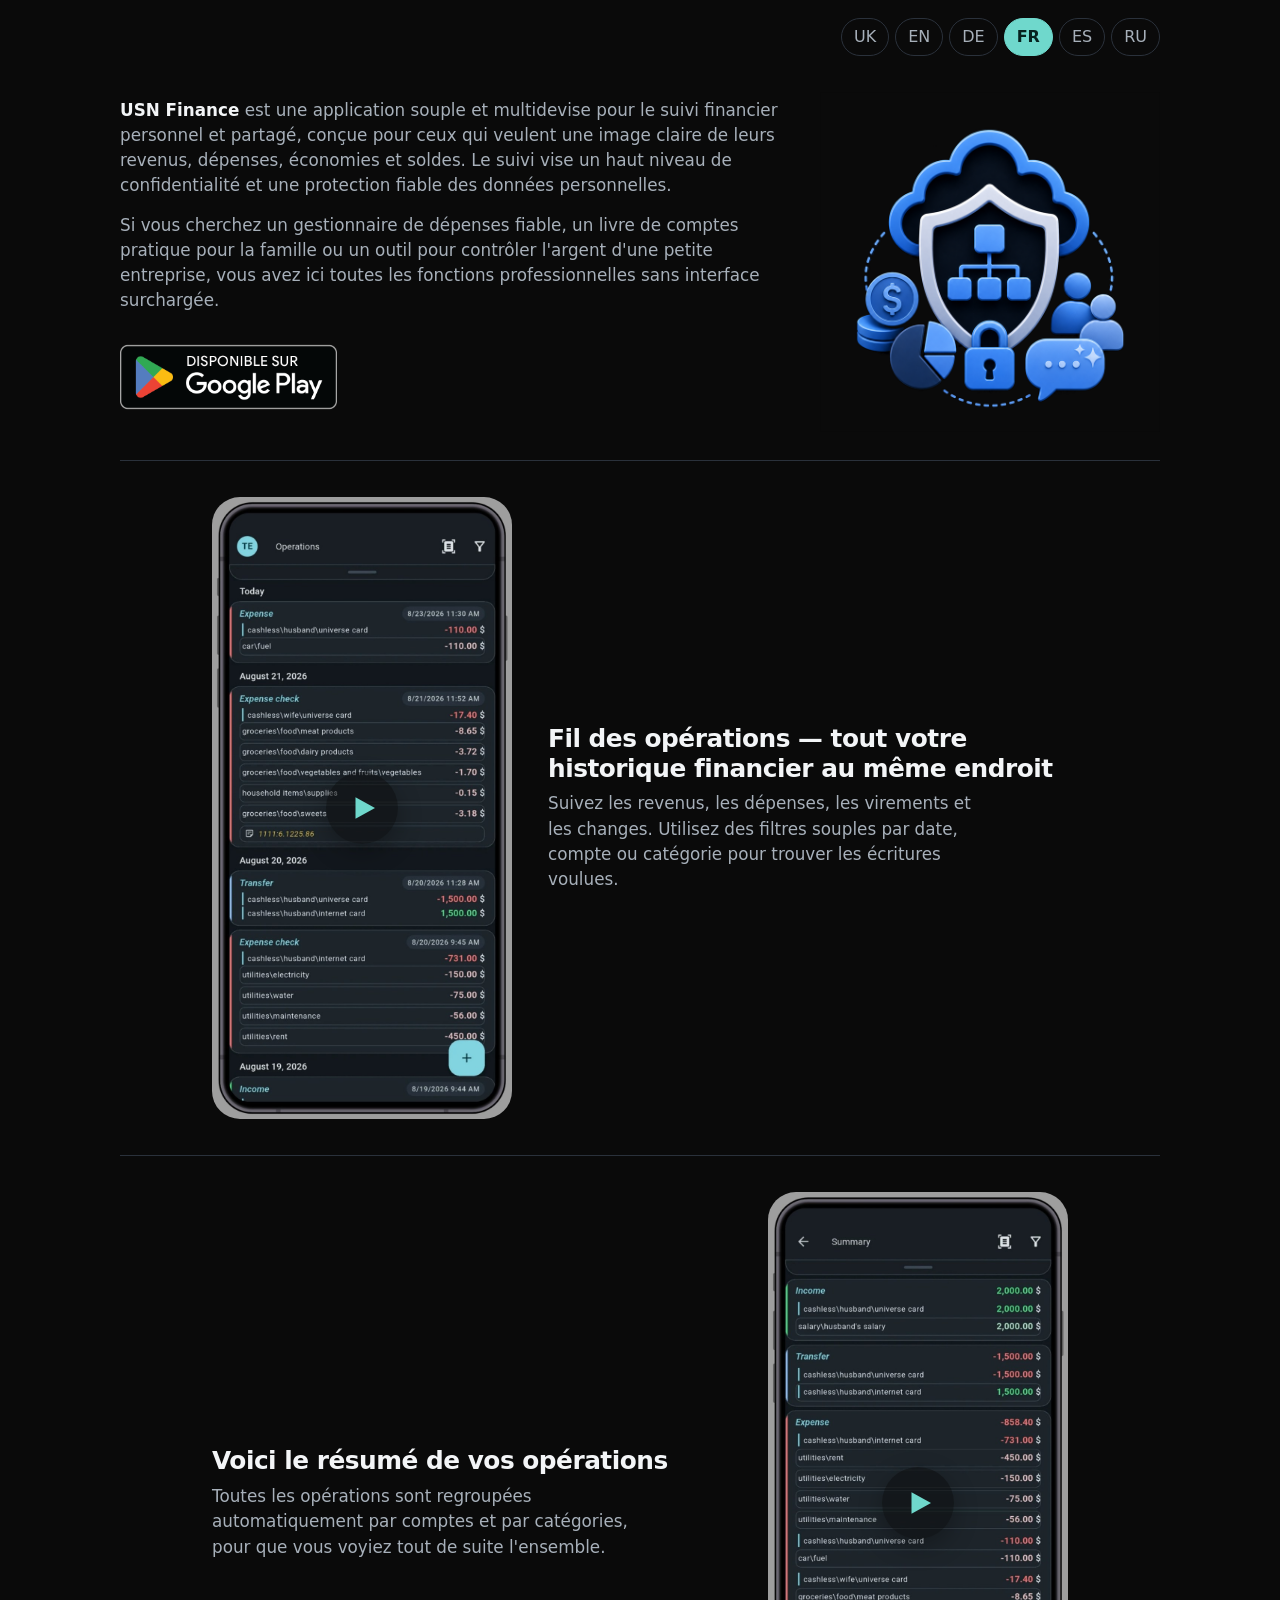
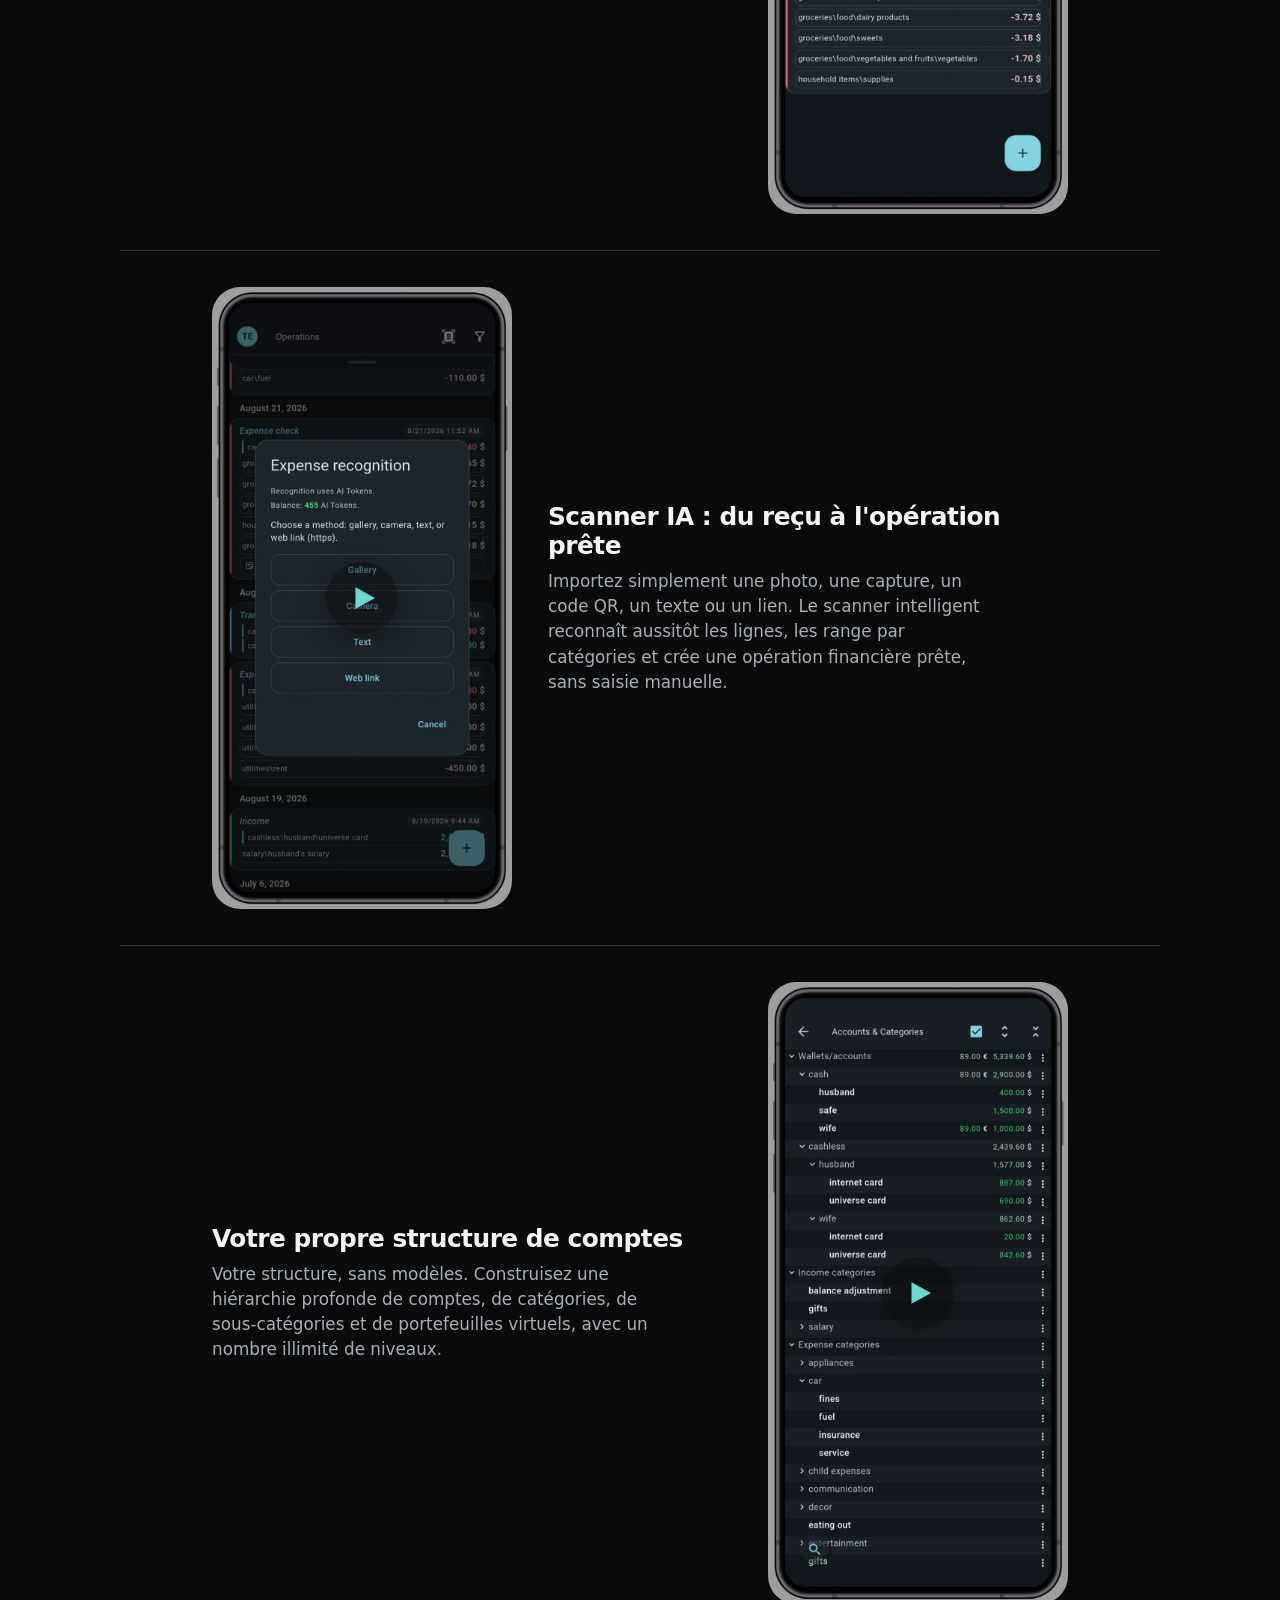
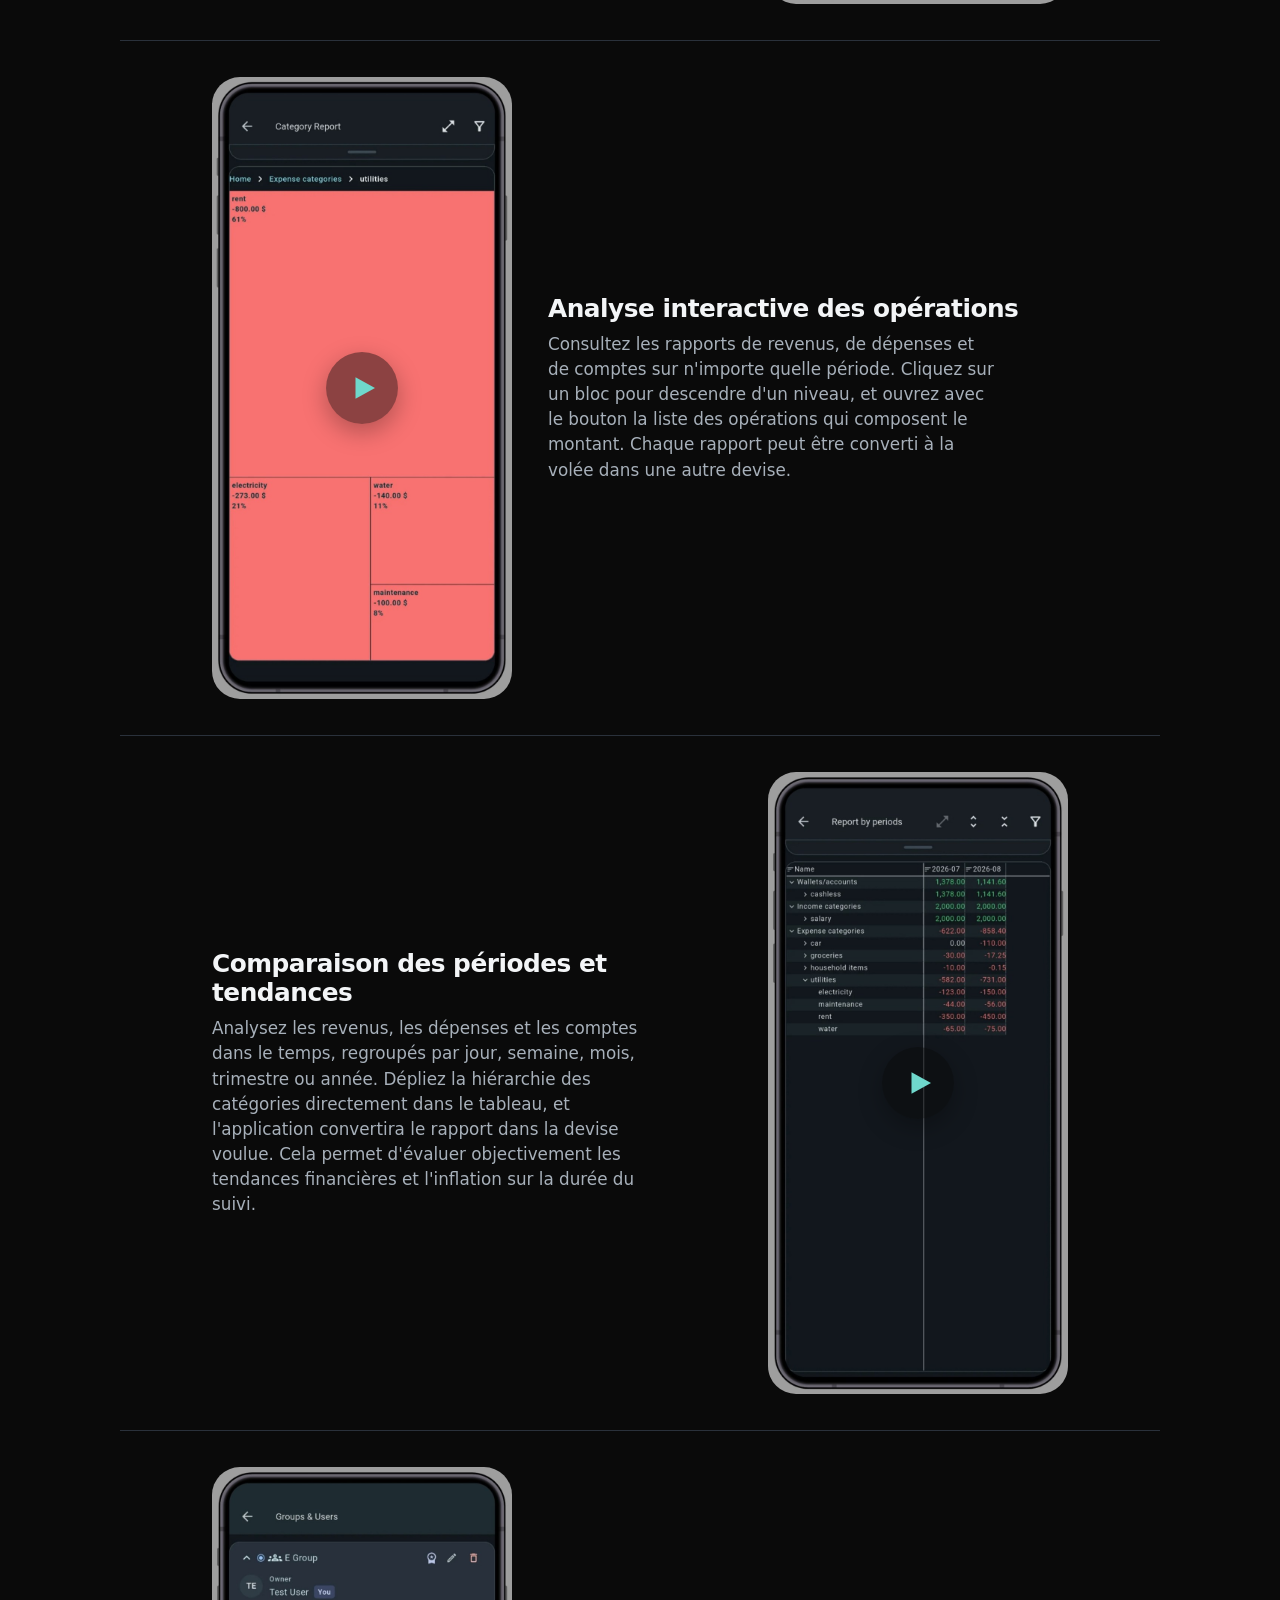
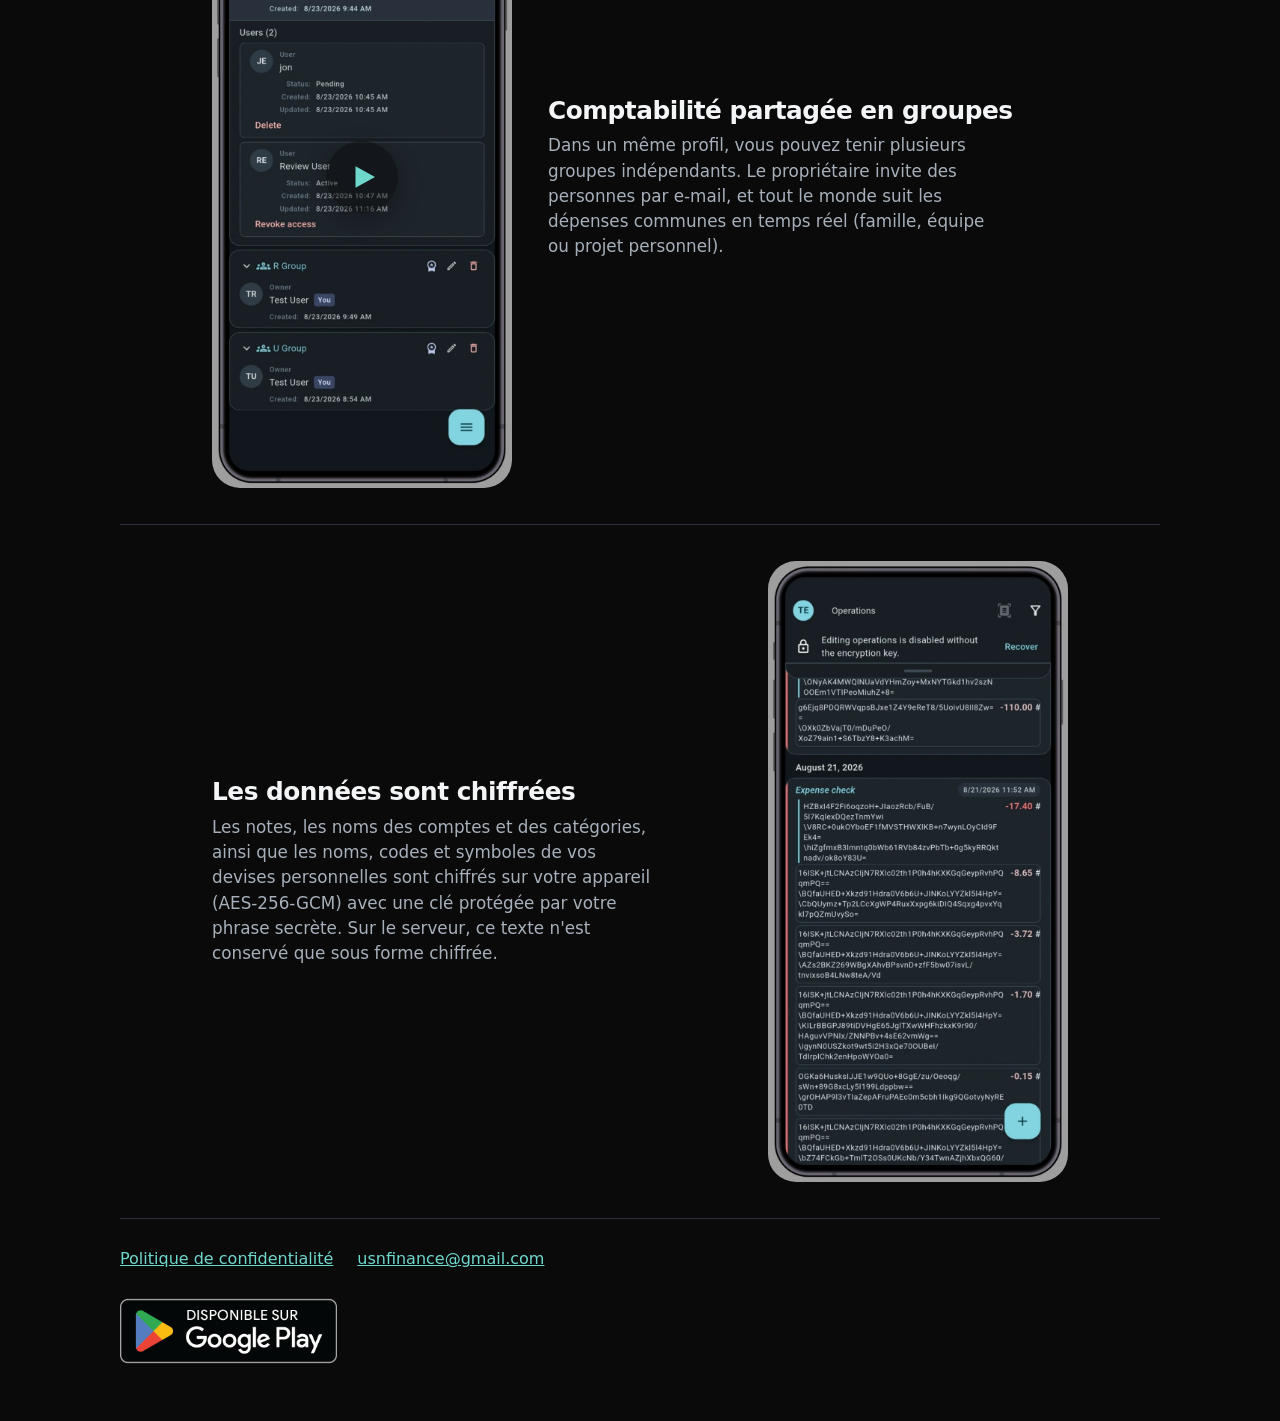
<file: fr/index.html>
<!DOCTYPE html>
<html lang="fr">
<head>
  <meta charset="utf-8">
  <meta name="viewport" content="width=device-width, initial-scale=1">
  <title>USN Finance</title>
  <meta name="description" content="USN Finance est une application de suivi financier personnel et partag&#233;.">
  <link rel="canonical" href="https://usnfinance.com/fr/">
  <link rel="alternate" hreflang="uk" href="https://usnfinance.com/uk/">
  <link rel="alternate" hreflang="en" href="https://usnfinance.com/en/">
  <link rel="alternate" hreflang="de" href="https://usnfinance.com/de/">
  <link rel="alternate" hreflang="fr" href="https://usnfinance.com/fr/">
  <link rel="alternate" hreflang="es" href="https://usnfinance.com/es/">
  <link rel="alternate" hreflang="ru" href="https://usnfinance.com/ru/">
  <link rel="alternate" hreflang="x-default" href="https://usnfinance.com/en/">
  <link rel="stylesheet" href="../css/site.css">
</head>
<body>
  <header class="wrap">
    <div class="top-bar">
      <nav class="langs" aria-label="Langue">
        <a href="../uk/index.html" hreflang="uk" lang="uk">UK</a>
        <a href="../en/index.html" hreflang="en" lang="en">EN</a>
        <a href="../de/index.html" hreflang="de" lang="de">DE</a>
        <a href="../fr/index.html" hreflang="fr" lang="fr" aria-current="page">FR</a>
        <a href="../es/index.html" hreflang="es" lang="es">ES</a>
        <a href="../ru/index.html" hreflang="ru" lang="ru">RU</a>
      </nav>
    </div>
    <div class="hero" id="top">
      <div class="hero-copy">
        <h1><span class="brand">USN Finance</span> <span>est une application souple et multidevise pour le suivi financier personnel et partag&#233;, con&#231;ue pour ceux qui veulent une image claire de leurs revenus, d&#233;penses, &#233;conomies et soldes. Le suivi vise un haut niveau de confidentialit&#233; et une protection fiable des donn&#233;es personnelles.</span></h1>
        <p class="lead">Si vous cherchez un gestionnaire de d&#233;penses fiable, un livre de comptes pratique pour la famille ou un outil pour contr&#244;ler l&#39;argent d&#39;une petite entreprise, vous avez ici toutes les fonctions professionnelles sans interface surcharg&#233;e.</p>
        <a class="store" href="https://play.google.com/store/apps/details?id=com.usn.finance">
          <img src="../images/google-play-fr.png" width="646" height="250" alt="Disponible sur Google Play">
        </a>
      </div>
      <img class="hero-art" src="../images/hero.png" width="720" height="720" alt="">
    </div>
  </header>

  <main class="wrap">
    <!-- Ролик: список операций. Когда ролик готов, впишите id YouTube в data-video. -->
    <article class="feature" data-video="NwLMgtyZtCQ">
      <figure class="shot">
        <img src="../images/01-operations.jpg" width="801" height="1661" alt="Fil des op&#233;rations — tout votre historique financier au m&#234;me endroit">
        <button type="button" class="watch" hidden>Regarder</button>
      </figure>
      <div class="copy">
        <h2>Fil des op&#233;rations — tout votre historique financier au m&#234;me endroit</h2>
        <p>Suivez les revenus, les d&#233;penses, les virements et les changes. Utilisez des filtres souples par date, compte ou cat&#233;gorie pour trouver les &#233;critures voulues.</p>
      </div>
    </article>

    <!-- Ролик: сводка, куда уходят деньги. -->
    <article class="feature" data-video="27gh-ZwMess">
      <figure class="shot">
        <img src="../images/02-summary.jpg" width="801" height="1661" alt="Voici le r&#233;sum&#233; de vos op&#233;rations">
        <button type="button" class="watch" hidden>Regarder</button>
      </figure>
      <div class="copy">
        <h2>Voici le r&#233;sum&#233; de vos op&#233;rations</h2>
        <p>Toutes les op&#233;rations sont regroup&#233;es automatiquement par comptes et par cat&#233;gories, pour que vous voyiez tout de suite l&#39;ensemble.</p>
      </div>
    </article>

    <!-- Ролик: как работает ИИ-сканер чеков. -->
    <article class="feature" data-video="TGe1Z2KDi4M">
      <figure class="shot">
        <img src="../images/03-scanner.jpg" width="801" height="1661" alt="Scanner IA : du re&#231;u &#224; l&#39;op&#233;ration pr&#234;te">
        <button type="button" class="watch" hidden>Regarder</button>
      </figure>
      <div class="copy">
        <h2>Scanner IA : du re&#231;u &#224; l&#39;op&#233;ration pr&#234;te</h2>
        <p>Importez simplement une photo, une capture, un code QR, un texte ou un lien. Le scanner intelligent reconna&#238;t aussit&#244;t les lignes, les range par cat&#233;gories et cr&#233;e une op&#233;ration financi&#232;re pr&#234;te, sans saisie manuelle.</p>
      </div>
    </article>

    <!-- Ролик: настройка категорий. -->
    <article class="feature" data-video="DyD4FyZiW1s">
      <figure class="shot">
        <img src="../images/04-categories.jpg" width="801" height="1661" alt="Votre propre structure de comptes">
        <button type="button" class="watch" hidden>Regarder</button>
      </figure>
      <div class="copy">
        <h2>Votre propre structure de comptes</h2>
        <p>Votre structure, sans mod&#232;les. Construisez une hi&#233;rarchie profonde de comptes, de cat&#233;gories, de sous-cat&#233;gories et de portefeuilles virtuels, avec un nombre illimit&#233; de niveaux.</p>
      </div>
    </article>

    <!-- Ролик: отчёт по категориям. -->
    <article class="feature" data-video="eCh2zOSrHOI">
      <figure class="shot">
        <img src="../images/05-category-report.jpg" width="801" height="1661" alt="Analyse interactive des op&#233;rations">
        <button type="button" class="watch" hidden>Regarder</button>
      </figure>
      <div class="copy">
        <h2>Analyse interactive des op&#233;rations</h2>
        <p>Consultez les rapports de revenus, de d&#233;penses et de comptes sur n&#39;importe quelle p&#233;riode. Cliquez sur un bloc pour descendre d&#39;un niveau, et ouvrez avec le bouton la liste des op&#233;rations qui composent le montant. Chaque rapport peut &#234;tre converti &#224; la vol&#233;e dans une autre devise.</p>
      </div>
    </article>

    <!-- Ролик: сравнение периодов. -->
    <article class="feature" data-video="203kYSJtSRc">
      <figure class="shot">
        <img src="../images/06-periods.jpg" width="801" height="1661" alt="Comparaison des p&#233;riodes et tendances">
        <button type="button" class="watch" hidden>Regarder</button>
      </figure>
      <div class="copy">
        <h2>Comparaison des p&#233;riodes et tendances</h2>
        <p>Analysez les revenus, les d&#233;penses et les comptes dans le temps, regroup&#233;s par jour, semaine, mois, trimestre ou ann&#233;e. D&#233;pliez la hi&#233;rarchie des cat&#233;gories directement dans le tableau, et l&#39;application convertira le rapport dans la devise voulue. Cela permet d&#39;&#233;valuer objectivement les tendances financi&#232;res et l&#39;inflation sur la dur&#233;e du suivi.</p>
      </div>
    </article>

    <!-- Ролик: общий учёт в группах. -->
    <article class="feature" data-video="jdKgpu53qf4">
      <figure class="shot">
        <img src="../images/07-groups.jpg" width="801" height="1661" alt="Comptabilit&#233; partag&#233;e en groupes">
        <button type="button" class="watch" hidden>Regarder</button>
      </figure>
      <div class="copy">
        <h2>Comptabilit&#233; partag&#233;e en groupes</h2>
        <p>Dans un m&#234;me profil, vous pouvez tenir plusieurs groupes ind&#233;pendants. Le propri&#233;taire invite des personnes par e-mail, et tout le monde suit les d&#233;penses communes en temps r&#233;el (famille, &#233;quipe ou projet personnel).</p>
      </div>
    </article>

    <!-- Ролик: шифрование данных. -->
    <article class="feature" data-video="">
      <figure class="shot">
        <img src="../images/08-encrypted.jpg" width="801" height="1661" alt="Les donn&#233;es sont chiffr&#233;es">
        <button type="button" class="watch" hidden>Regarder</button>
      </figure>
      <div class="copy">
        <h2>Les donn&#233;es sont chiffr&#233;es</h2>
        <p>Les notes, les noms des comptes et des cat&#233;gories, ainsi que les noms, codes et symboles de vos devises personnelles sont chiffr&#233;s sur votre appareil (AES-256-GCM) avec une cl&#233; prot&#233;g&#233;e par votre phrase secr&#232;te. Sur le serveur, ce texte n&#39;est conserv&#233; que sous forme chiffr&#233;e.</p>
      </div>
    </article>
  </main>

  <footer class="wrap foot">
    <div class="foot-links">
      <a id="privacy" href="https://usnfinance.com/privacy-policy/en.html">Politique de confidentialit&#233;</a>
      <a href="mailto:usnfinance@gmail.com">usnfinance@gmail.com</a>
    </div>
    <a class="store" href="https://play.google.com/store/apps/details?id=com.usn.finance">
      <img src="../images/google-play-fr.png" width="646" height="250" alt="Disponible sur Google Play">
    </a>
  </footer>

  <script>
    try { localStorage.setItem("usn-finance-lang", "fr"); } catch (error) {}
  </script>
  <script src="../js/site.js"></script>
</body>
</html>
</file>
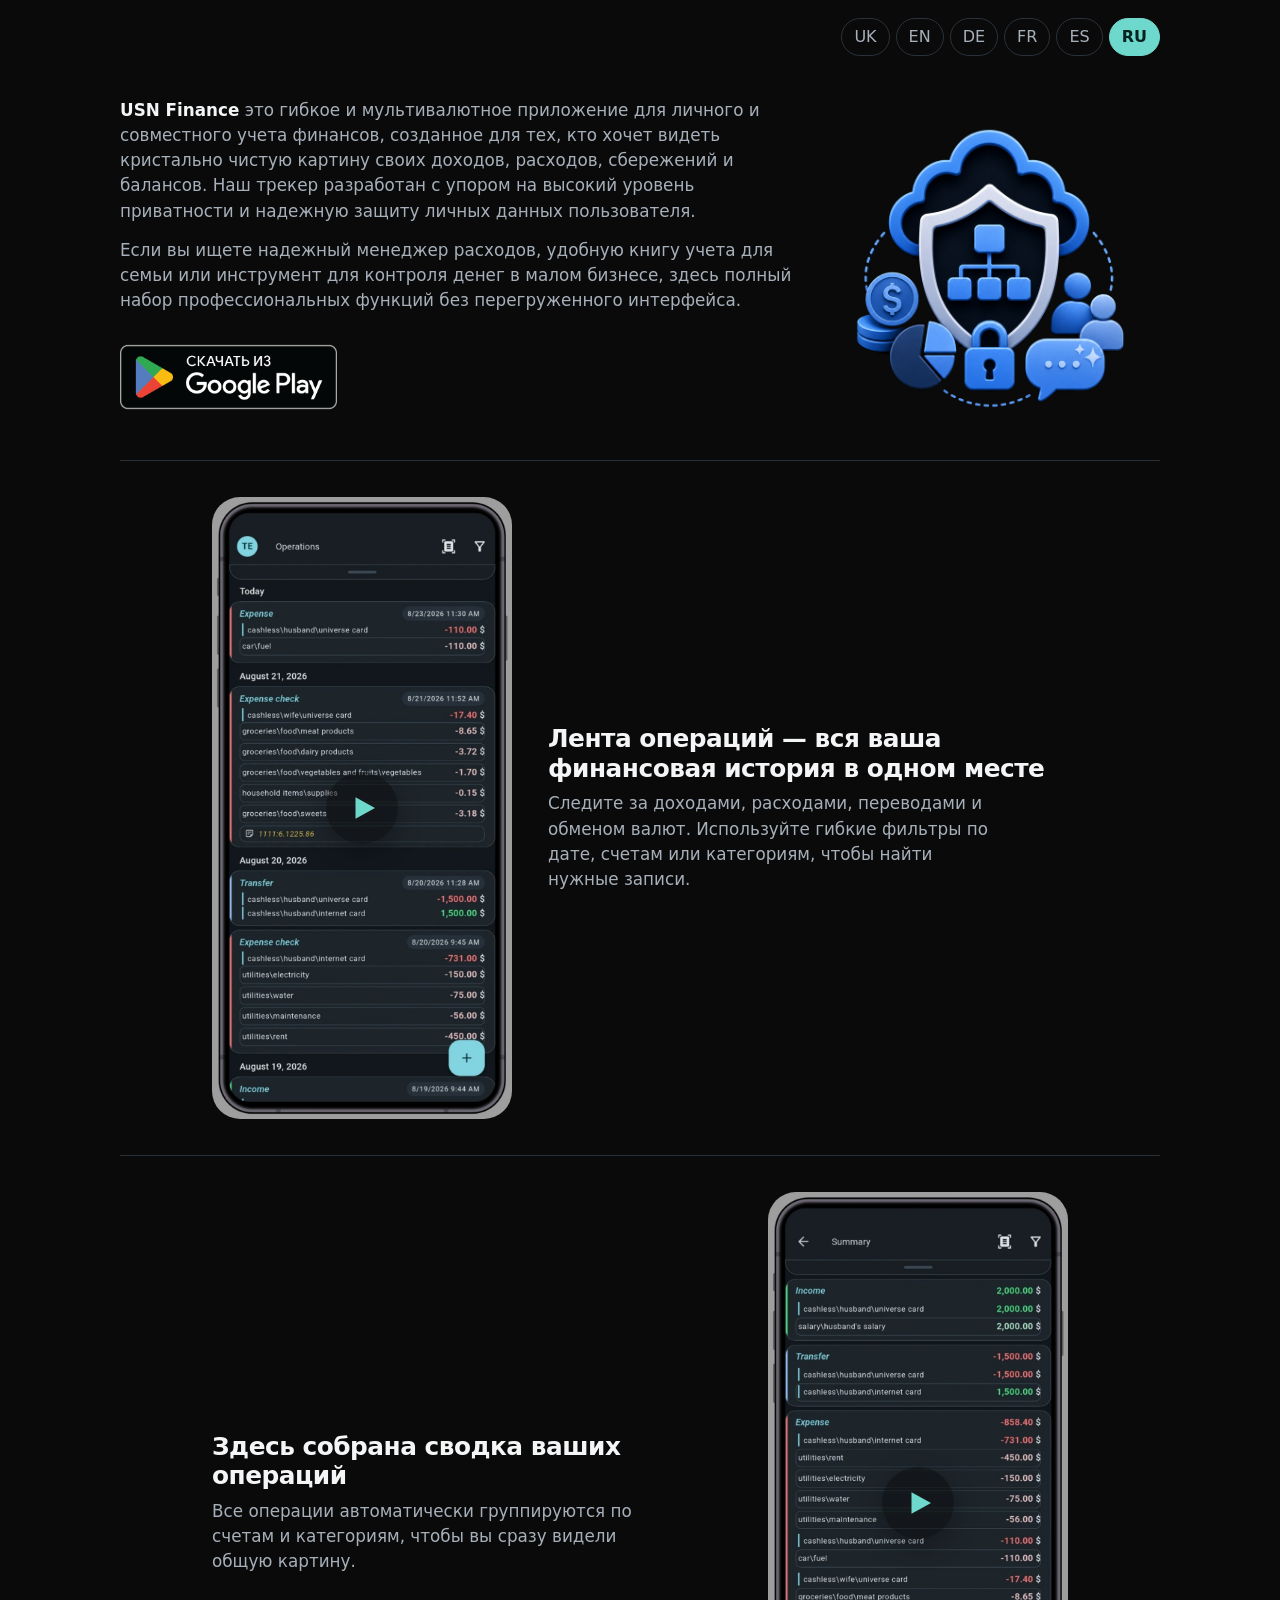
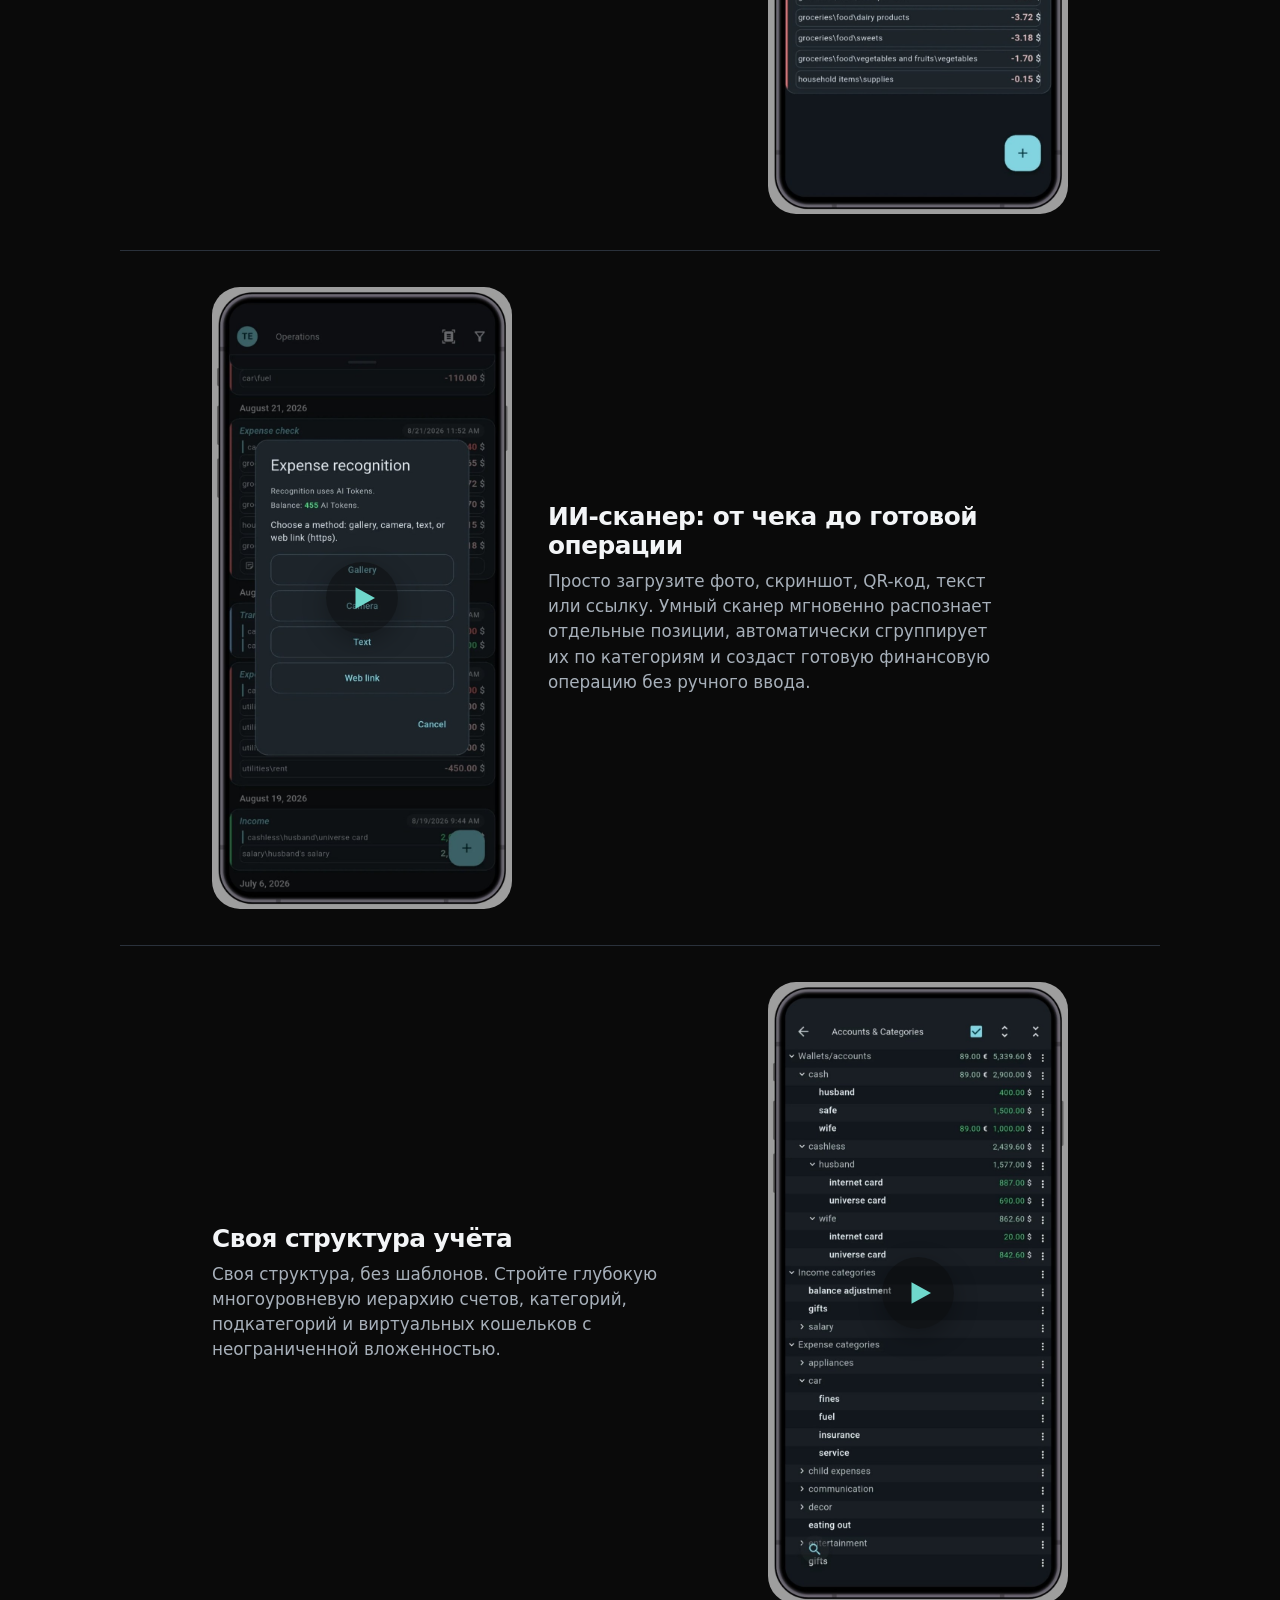
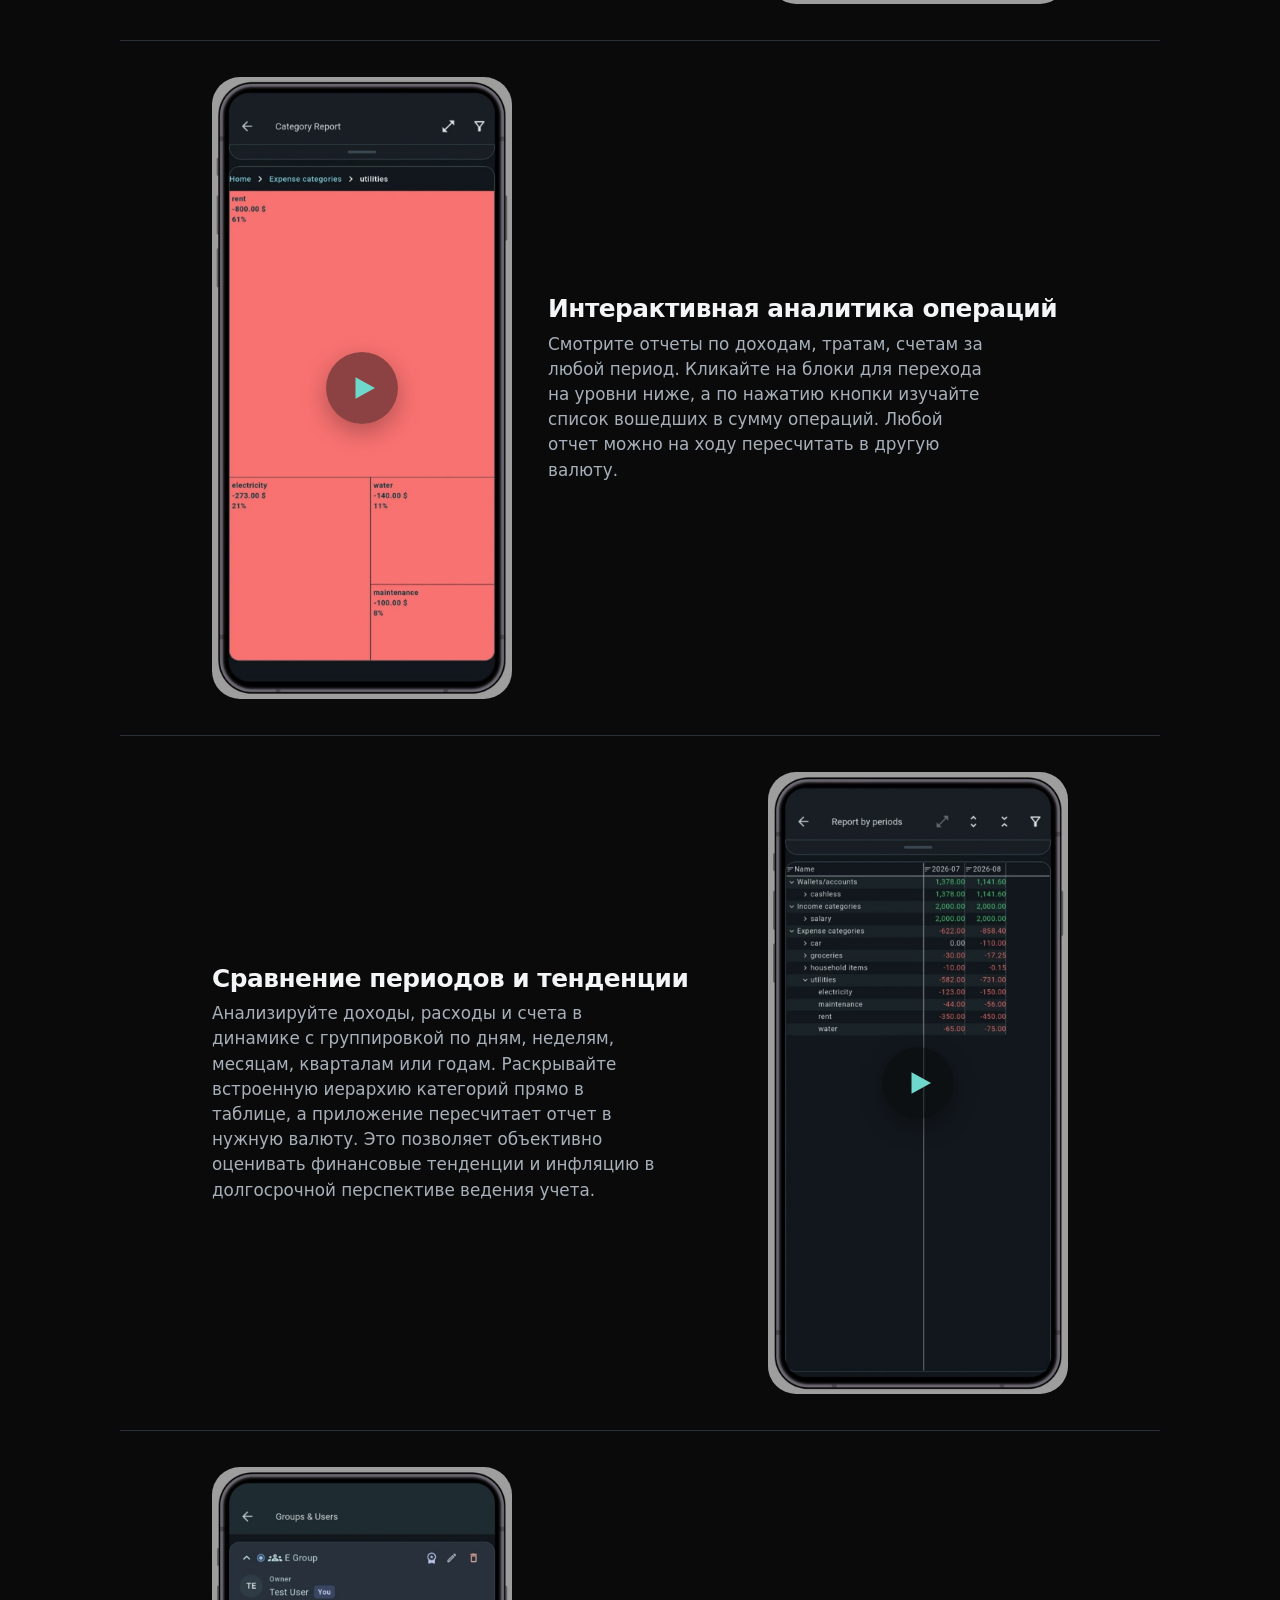
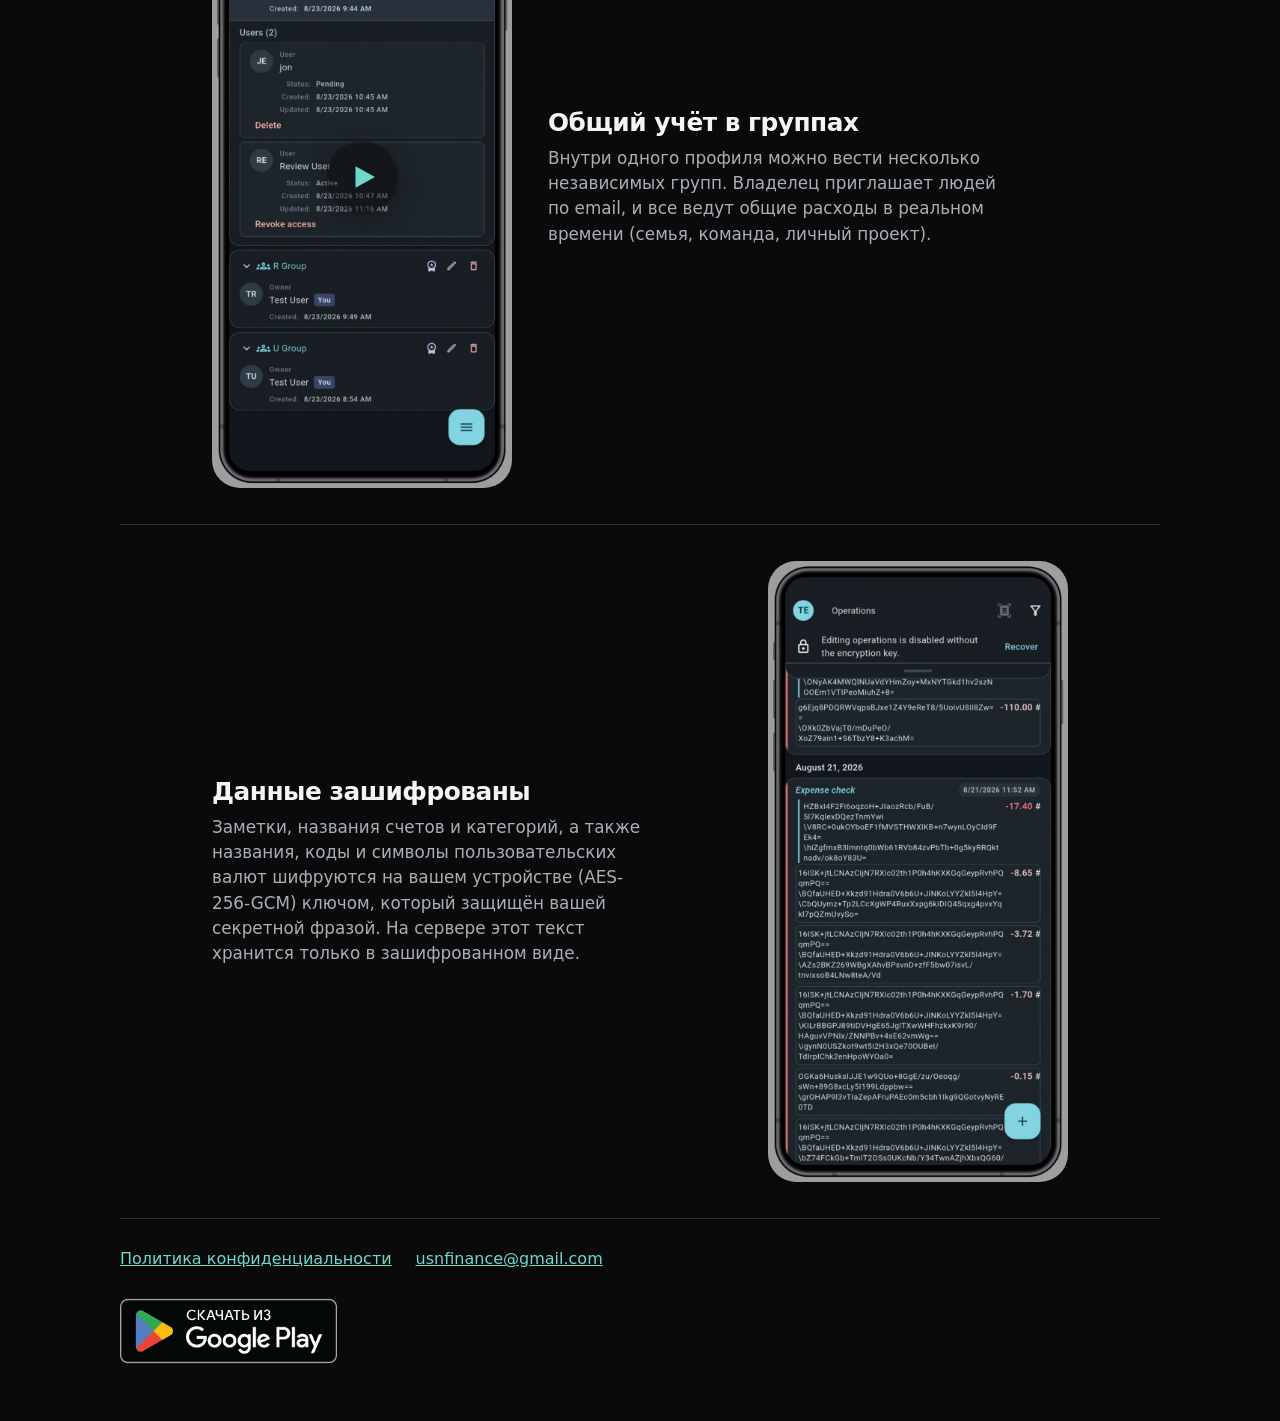
<file: ru/index.html>
<!DOCTYPE html>
<html lang="ru">
<head>
  <meta charset="utf-8">
  <meta name="viewport" content="width=device-width, initial-scale=1">
  <title>USN Finance</title>
  <meta name="description" content="USN Финансы — приложение для личного и совместного учёта финансов.">
  <link rel="canonical" href="https://usnfinance.com/ru/">
  <link rel="alternate" hreflang="uk" href="https://usnfinance.com/uk/">
  <link rel="alternate" hreflang="en" href="https://usnfinance.com/en/">
  <link rel="alternate" hreflang="de" href="https://usnfinance.com/de/">
  <link rel="alternate" hreflang="fr" href="https://usnfinance.com/fr/">
  <link rel="alternate" hreflang="es" href="https://usnfinance.com/es/">
  <link rel="alternate" hreflang="ru" href="https://usnfinance.com/ru/">
  <link rel="alternate" hreflang="x-default" href="https://usnfinance.com/en/">
  <link rel="stylesheet" href="../css/site.css">
</head>
<body>
  <header class="wrap">
    <div class="top-bar">
      <nav class="langs" aria-label="Язык">
        <a href="../uk/index.html" hreflang="uk" lang="uk">UK</a>
        <a href="../en/index.html" hreflang="en" lang="en">EN</a>
        <a href="../de/index.html" hreflang="de" lang="de">DE</a>
        <a href="../fr/index.html" hreflang="fr" lang="fr">FR</a>
        <a href="../es/index.html" hreflang="es" lang="es">ES</a>
        <a href="../ru/index.html" hreflang="ru" lang="ru" aria-current="page">RU</a>
      </nav>
    </div>
    <div class="hero" id="top">
      <div class="hero-copy">
        <h1><span class="brand">USN Finance</span> <span>это гибкое и мультивалютное приложение для личного и совместного учета финансов, созданное для тех, кто хочет видеть кристально чистую картину своих доходов, расходов, сбережений и балансов. Наш трекер разработан с упором на высокий уровень приватности и надежную защиту личных данных пользователя.</span></h1>
        <p class="lead">Если вы ищете надежный менеджер расходов, удобную книгу учета для семьи или инструмент для контроля денег в малом бизнесе, здесь полный набор профессиональных функций без перегруженного интерфейса.</p>
        <a class="store" href="https://play.google.com/store/apps/details?id=com.usn.finance">
          <img src="../images/google-play-ru.png" width="646" height="250" alt="Скачать из Google Play">
        </a>
      </div>
      <img class="hero-art" src="../images/hero.png" width="720" height="720" alt="">
    </div>
  </header>

  <main class="wrap">
    <!-- Ролик: список операций. Когда ролик готов, впишите id YouTube в data-video. -->
    <article class="feature" data-video="NwLMgtyZtCQ">
      <figure class="shot">
        <img src="../images/01-operations.jpg" width="801" height="1661" alt="Лента операций — вся ваша финансовая история в одном месте">
        <button type="button" class="watch" hidden>Смотреть</button>
      </figure>
      <div class="copy">
        <h2>Лента операций — вся ваша финансовая история в одном месте</h2>
        <p>Следите за доходами, расходами, переводами и обменом валют. Используйте гибкие фильтры по дате, счетам или категориям, чтобы найти нужные записи.</p>
      </div>
    </article>

    <!-- Ролик: сводка, куда уходят деньги. -->
    <article class="feature" data-video="27gh-ZwMess">
      <figure class="shot">
        <img src="../images/02-summary.jpg" width="801" height="1661" alt="Здесь собрана сводка ваших операций">
        <button type="button" class="watch" hidden>Смотреть</button>
      </figure>
      <div class="copy">
        <h2>Здесь собрана сводка ваших операций</h2>
        <p>Все операции автоматически группируются по счетам и категориям, чтобы вы сразу видели общую картину.</p>
      </div>
    </article>

    <!-- Ролик: как работает ИИ-сканер чеков. -->
    <article class="feature" data-video="TGe1Z2KDi4M">
      <figure class="shot">
        <img src="../images/03-scanner.jpg" width="801" height="1661" alt="ИИ-сканер: от чека до готовой операции">
        <button type="button" class="watch" hidden>Смотреть</button>
      </figure>
      <div class="copy">
        <h2>ИИ-сканер: от чека до готовой операции</h2>
        <p>Просто загрузите фото, скриншот, QR-код, текст или ссылку. Умный сканер мгновенно распознает отдельные позиции, автоматически сгруппирует их по категориям и создаст готовую финансовую операцию без ручного ввода.</p>
      </div>
    </article>

    <!-- Ролик: настройка категорий. -->
    <article class="feature" data-video="DyD4FyZiW1s">
      <figure class="shot">
        <img src="../images/04-categories.jpg" width="801" height="1661" alt="Своя структура учёта">
        <button type="button" class="watch" hidden>Смотреть</button>
      </figure>
      <div class="copy">
        <h2>Своя структура учёта</h2>
        <p>Своя структура, без шаблонов. Стройте глубокую многоуровневую иерархию счетов, категорий, подкатегорий и виртуальных кошельков с неограниченной вложенностью.</p>
      </div>
    </article>

    <!-- Ролик: отчёт по категориям. -->
    <article class="feature" data-video="eCh2zOSrHOI">
      <figure class="shot">
        <img src="../images/05-category-report.jpg" width="801" height="1661" alt="Интерактивная аналитика операций">
        <button type="button" class="watch" hidden>Смотреть</button>
      </figure>
      <div class="copy">
        <h2>Интерактивная аналитика операций</h2>
        <p>Смотрите отчеты по доходам, тратам, счетам за любой период. Кликайте на блоки для перехода на уровни ниже, а по нажатию кнопки изучайте список вошедших в сумму операций. Любой отчет можно на ходу пересчитать в другую валюту.</p>
      </div>
    </article>

    <!-- Ролик: сравнение периодов. -->
    <article class="feature" data-video="203kYSJtSRc">
      <figure class="shot">
        <img src="../images/06-periods.jpg" width="801" height="1661" alt="Сравнение периодов и тенденции">
        <button type="button" class="watch" hidden>Смотреть</button>
      </figure>
      <div class="copy">
        <h2>Сравнение периодов и тенденции</h2>
        <p>Анализируйте доходы, расходы и счета в динамике с группировкой по дням, неделям, месяцам, кварталам или годам. Раскрывайте встроенную иерархию категорий прямо в таблице, а приложение пересчитает отчет в нужную валюту. Это позволяет объективно оценивать финансовые тенденции и инфляцию в долгосрочной перспективе ведения учета.</p>
      </div>
    </article>

    <!-- Ролик: общий учёт в группах. -->
    <article class="feature" data-video="jdKgpu53qf4">
      <figure class="shot">
        <img src="../images/07-groups.jpg" width="801" height="1661" alt="Общий учёт в группах">
        <button type="button" class="watch" hidden>Смотреть</button>
      </figure>
      <div class="copy">
        <h2>Общий учёт в группах</h2>
        <p>Внутри одного профиля можно вести несколько независимых групп. Владелец приглашает людей по email, и все ведут общие расходы в реальном времени (семья, команда, личный проект).</p>
      </div>
    </article>

    <!-- Ролик: шифрование данных. -->
    <article class="feature" data-video="">
      <figure class="shot">
        <img src="../images/08-encrypted.jpg" width="801" height="1661" alt="Данные зашифрованы">
        <button type="button" class="watch" hidden>Смотреть</button>
      </figure>
      <div class="copy">
        <h2>Данные зашифрованы</h2>
        <p>Заметки, названия счетов и категорий, а также названия, коды и символы пользовательских валют шифруются на вашем устройстве (AES-256-GCM) ключом, который защищён вашей секретной фразой. На сервере этот текст хранится только в зашифрованном виде.</p>
      </div>
    </article>
  </main>

  <footer class="wrap foot">
    <div class="foot-links">
      <a id="privacy" href="https://usnfinance.com/privacy-policy/ru.html">Политика конфиденциальности</a>
      <a href="mailto:usnfinance@gmail.com">usnfinance@gmail.com</a>
    </div>
    <a class="store" href="https://play.google.com/store/apps/details?id=com.usn.finance">
      <img src="../images/google-play-ru.png" width="646" height="250" alt="Скачать из Google Play">
    </a>
  </footer>

  <script>
    try { localStorage.setItem("usn-finance-lang", "ru"); } catch (error) {}
  </script>
  <script src="../js/site.js"></script>
</body>
</html>
</file>
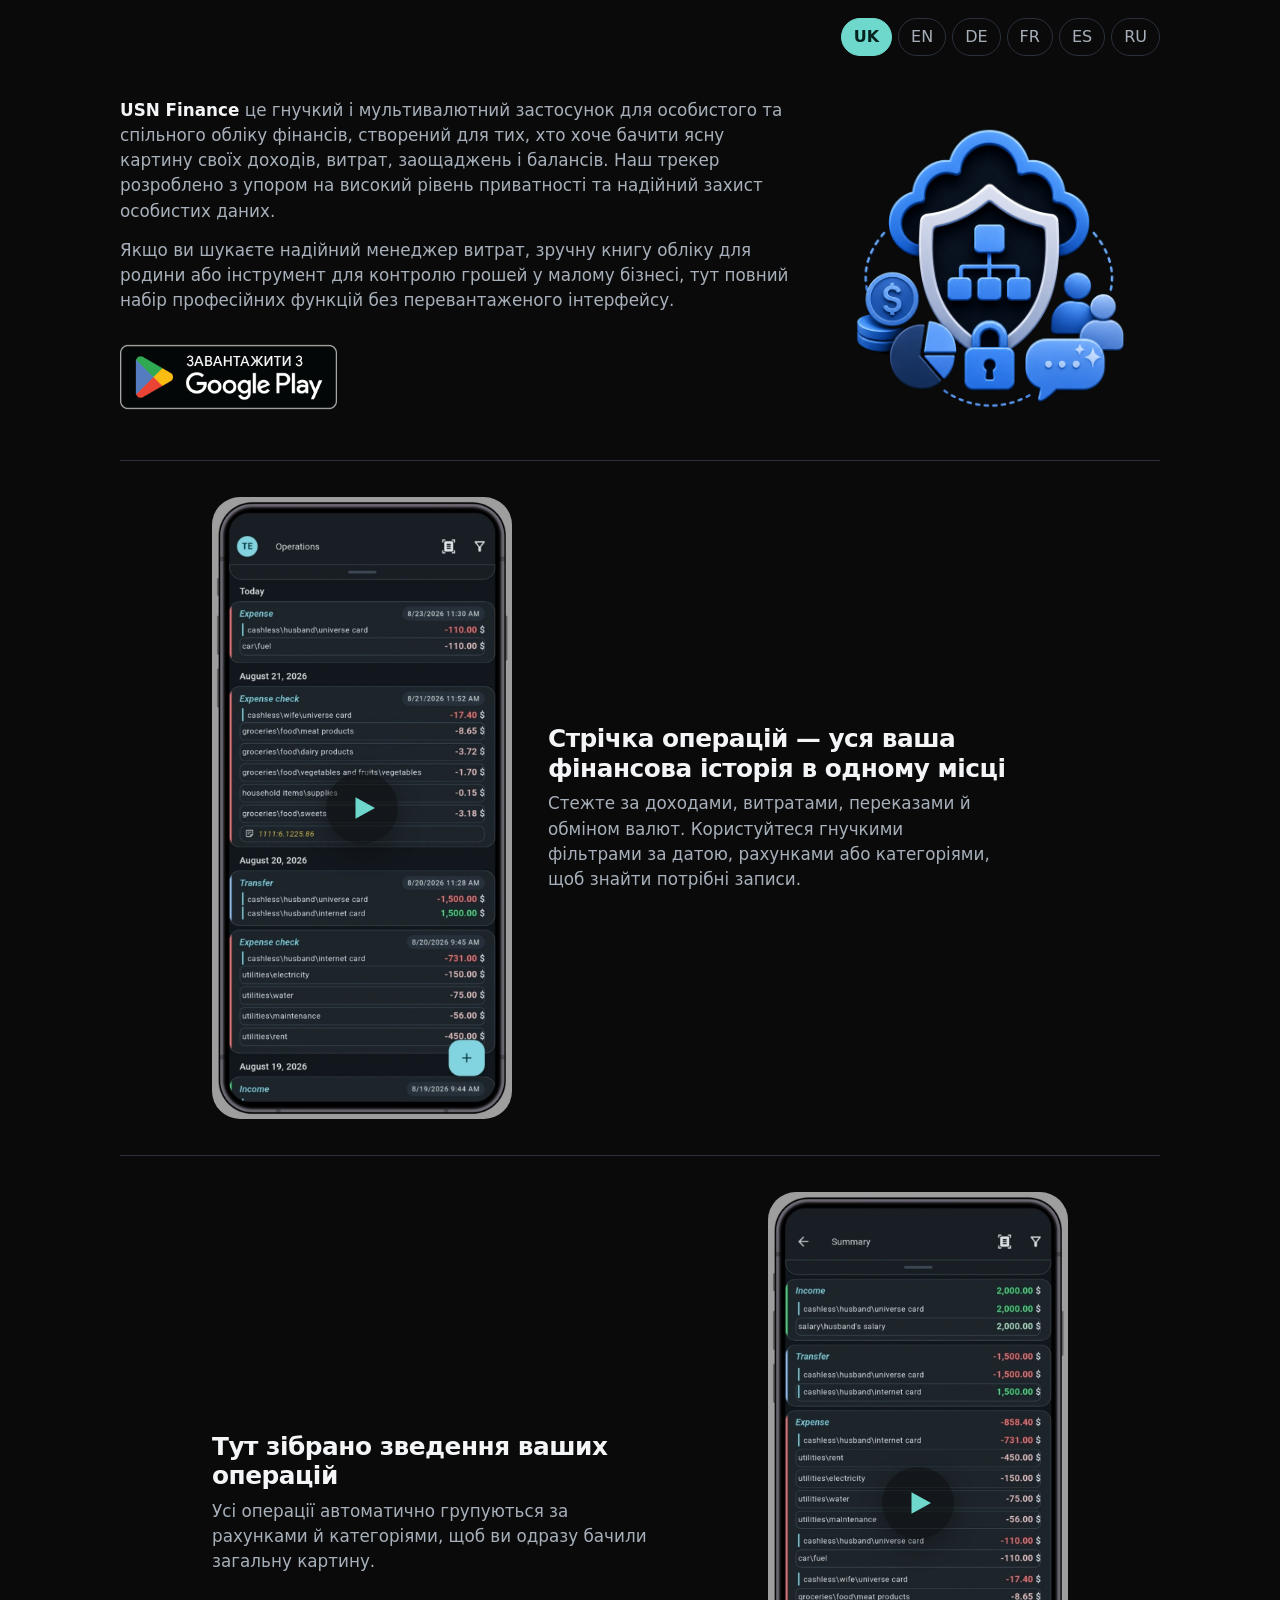
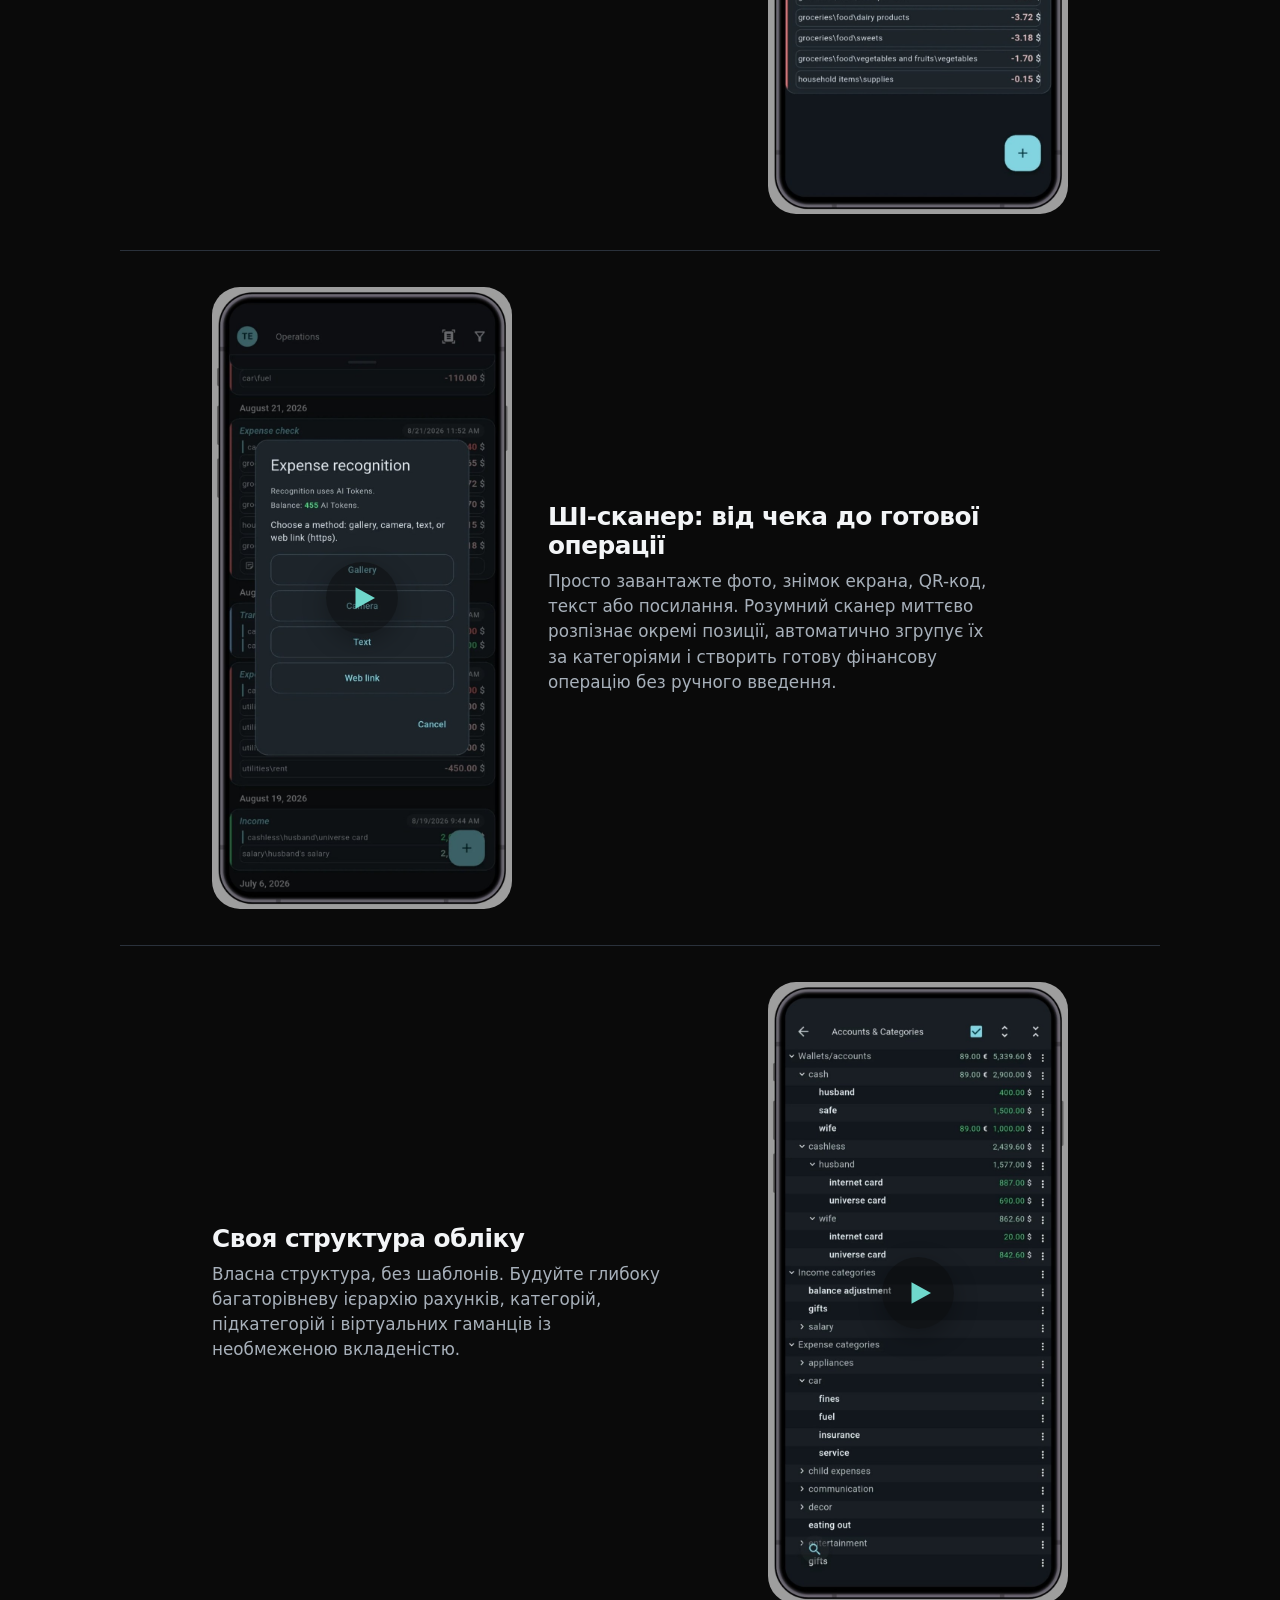
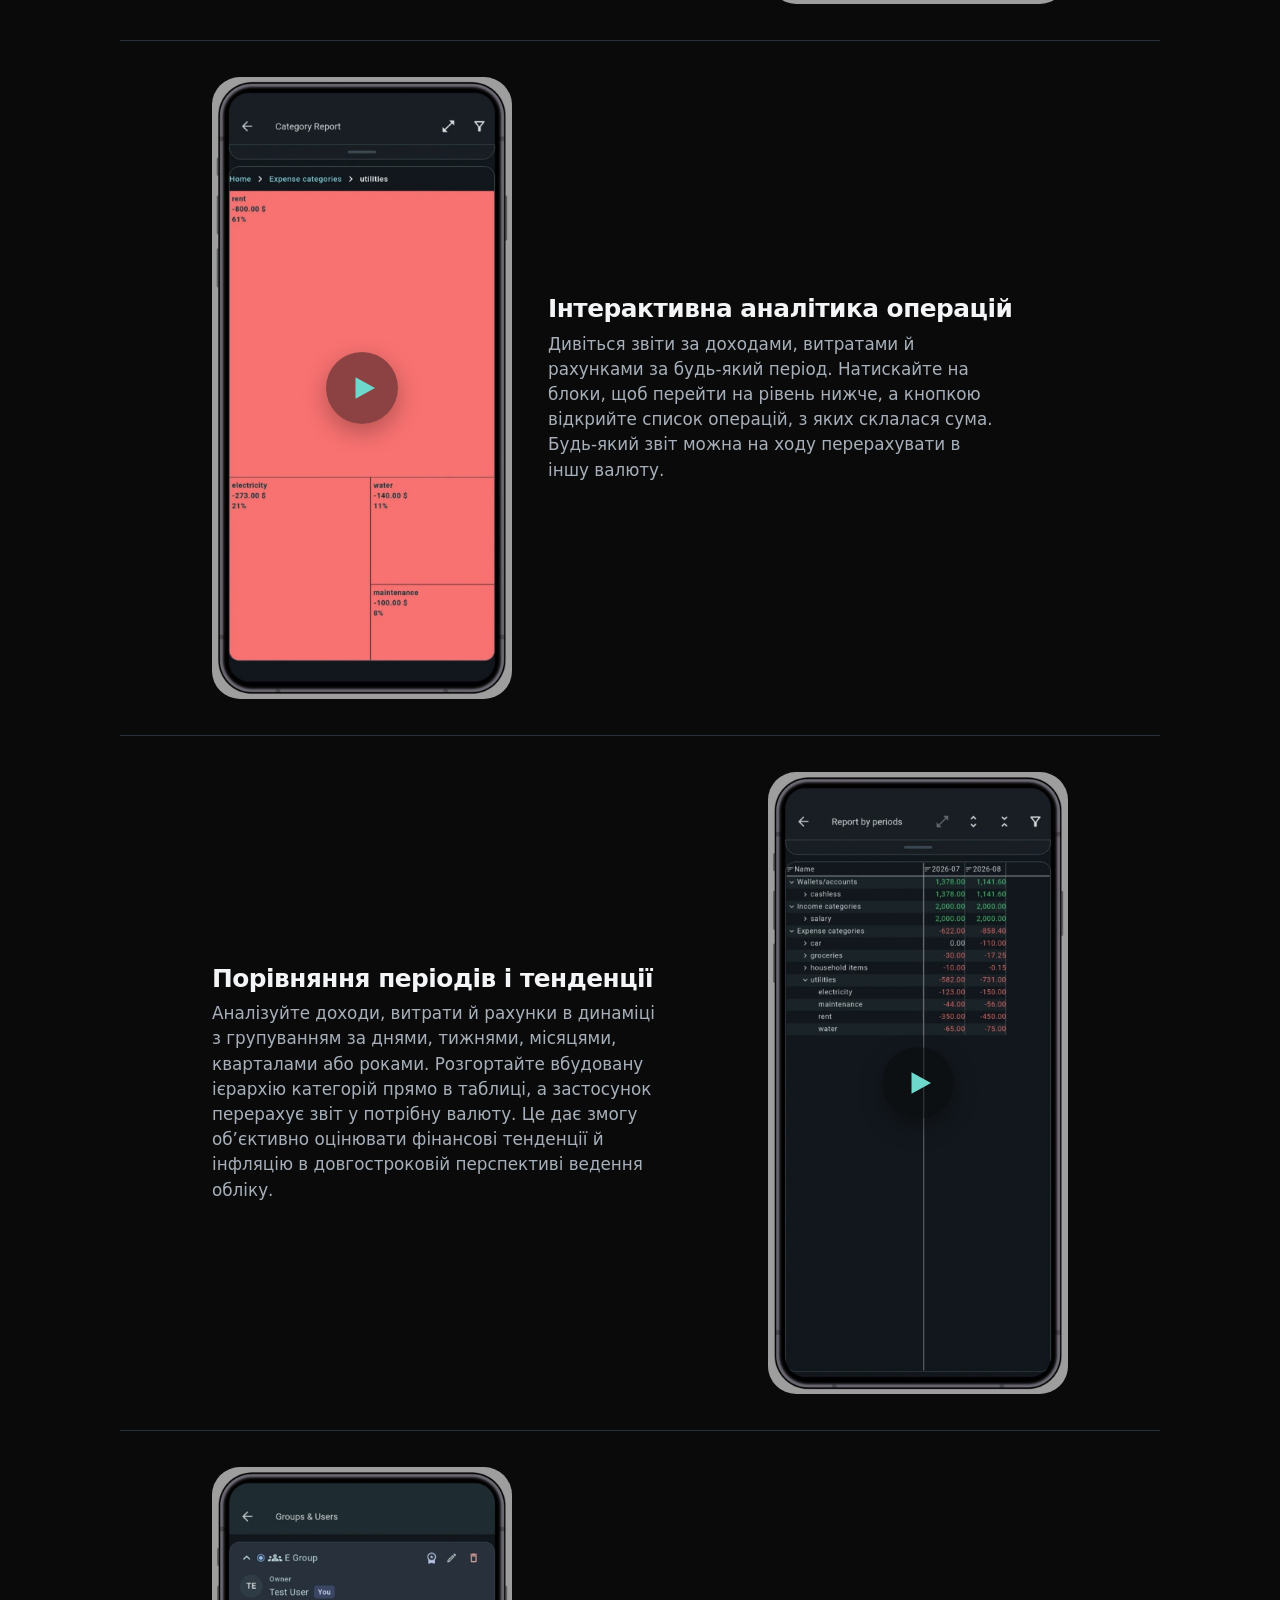
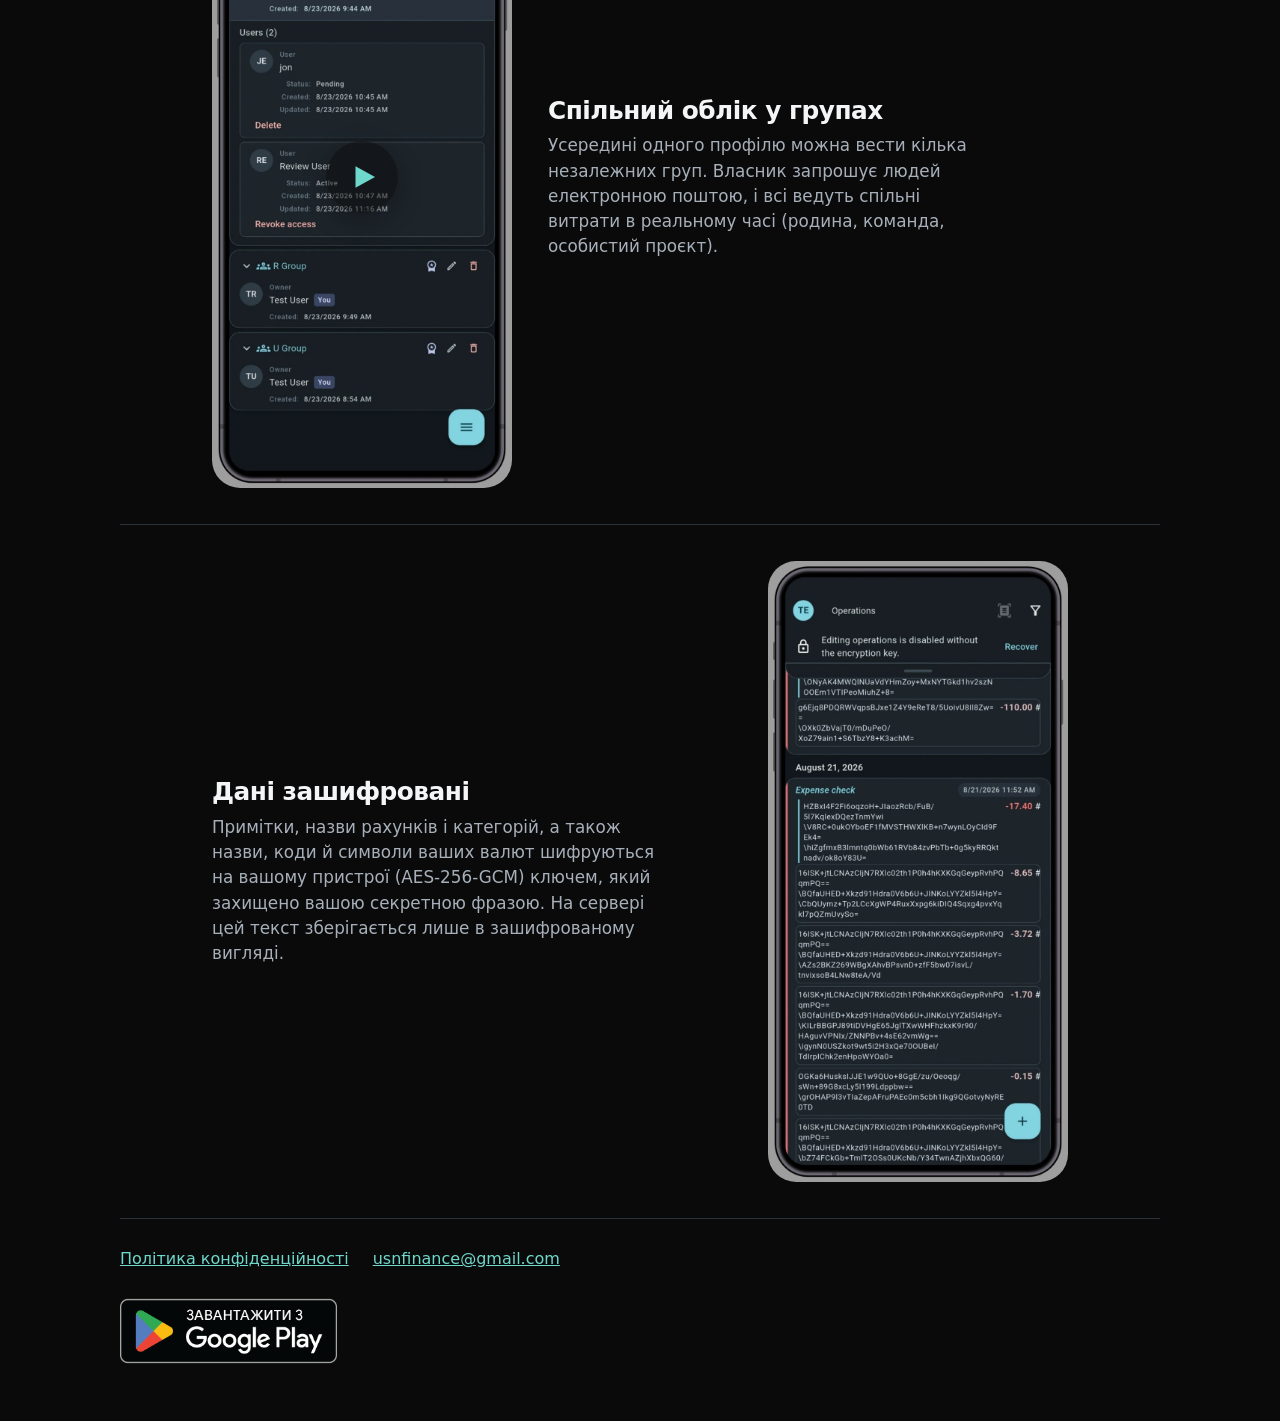
<file: uk/index.html>
<!DOCTYPE html>
<html lang="uk">
<head>
  <meta charset="utf-8">
  <meta name="viewport" content="width=device-width, initial-scale=1">
  <title>USN Finance</title>
  <meta name="description" content="USN Finance — застосунок для особистого та спільного обліку фінансів.">
  <link rel="canonical" href="https://usnfinance.com/uk/">
  <link rel="alternate" hreflang="uk" href="https://usnfinance.com/uk/">
  <link rel="alternate" hreflang="en" href="https://usnfinance.com/en/">
  <link rel="alternate" hreflang="de" href="https://usnfinance.com/de/">
  <link rel="alternate" hreflang="fr" href="https://usnfinance.com/fr/">
  <link rel="alternate" hreflang="es" href="https://usnfinance.com/es/">
  <link rel="alternate" hreflang="ru" href="https://usnfinance.com/ru/">
  <link rel="alternate" hreflang="x-default" href="https://usnfinance.com/en/">
  <link rel="stylesheet" href="../css/site.css">
</head>
<body>
  <header class="wrap">
    <div class="top-bar">
      <nav class="langs" aria-label="Мова">
        <a href="../uk/index.html" hreflang="uk" lang="uk" aria-current="page">UK</a>
        <a href="../en/index.html" hreflang="en" lang="en">EN</a>
        <a href="../de/index.html" hreflang="de" lang="de">DE</a>
        <a href="../fr/index.html" hreflang="fr" lang="fr">FR</a>
        <a href="../es/index.html" hreflang="es" lang="es">ES</a>
        <a href="../ru/index.html" hreflang="ru" lang="ru">RU</a>
      </nav>
    </div>
    <div class="hero" id="top">
      <div class="hero-copy">
        <h1><span class="brand">USN Finance</span> <span>це гнучкий і мультивалютний застосунок для особистого та спільного обліку фінансів, створений для тих, хто хоче бачити ясну картину своїх доходів, витрат, заощаджень і балансів. Наш трекер розроблено з упором на високий рівень приватності та надійний захист особистих даних.</span></h1>
        <p class="lead">Якщо ви шукаєте надійний менеджер витрат, зручну книгу обліку для родини або інструмент для контролю грошей у малому бізнесі, тут повний набір професійних функцій без перевантаженого інтерфейсу.</p>
        <a class="store" href="https://play.google.com/store/apps/details?id=com.usn.finance">
          <img src="../images/google-play-uk.png" width="646" height="250" alt="Завантажити з Google Play">
        </a>
      </div>
      <img class="hero-art" src="../images/hero.png" width="720" height="720" alt="">
    </div>
  </header>

  <main class="wrap">
    <!-- Ролик: список операций. Когда ролик готов, впишите id YouTube в data-video. -->
    <article class="feature" data-video="NwLMgtyZtCQ">
      <figure class="shot">
        <img src="../images/01-operations.jpg" width="801" height="1661" alt="Стрічка операцій — уся ваша фінансова історія в одному місці">
        <button type="button" class="watch" hidden>Дивитися</button>
      </figure>
      <div class="copy">
        <h2>Стрічка операцій — уся ваша фінансова історія в одному місці</h2>
        <p>Стежте за доходами, витратами, переказами й обміном валют. Користуйтеся гнучкими фільтрами за датою, рахунками або категоріями, щоб знайти потрібні записи.</p>
      </div>
    </article>

    <!-- Ролик: сводка, куда уходят деньги. -->
    <article class="feature" data-video="27gh-ZwMess">
      <figure class="shot">
        <img src="../images/02-summary.jpg" width="801" height="1661" alt="Тут зібрано зведення ваших операцій">
        <button type="button" class="watch" hidden>Дивитися</button>
      </figure>
      <div class="copy">
        <h2>Тут зібрано зведення ваших операцій</h2>
        <p>Усі операції автоматично групуються за рахунками й категоріями, щоб ви одразу бачили загальну картину.</p>
      </div>
    </article>

    <!-- Ролик: как работает ИИ-сканер чеков. -->
    <article class="feature" data-video="TGe1Z2KDi4M">
      <figure class="shot">
        <img src="../images/03-scanner.jpg" width="801" height="1661" alt="ШІ-сканер: від чека до готової операції">
        <button type="button" class="watch" hidden>Дивитися</button>
      </figure>
      <div class="copy">
        <h2>ШІ-сканер: від чека до готової операції</h2>
        <p>Просто завантажте фото, знімок екрана, QR-код, текст або посилання. Розумний сканер миттєво розпізнає окремі позиції, автоматично згрупує їх за категоріями і створить готову фінансову операцію без ручного введення.</p>
      </div>
    </article>

    <!-- Ролик: настройка категорий. -->
    <article class="feature" data-video="DyD4FyZiW1s">
      <figure class="shot">
        <img src="../images/04-categories.jpg" width="801" height="1661" alt="Своя структура обліку">
        <button type="button" class="watch" hidden>Дивитися</button>
      </figure>
      <div class="copy">
        <h2>Своя структура обліку</h2>
        <p>Власна структура, без шаблонів. Будуйте глибоку багаторівневу ієрархію рахунків, категорій, підкатегорій і віртуальних гаманців із необмеженою вкладеністю.</p>
      </div>
    </article>

    <!-- Ролик: отчёт по категориям. -->
    <article class="feature" data-video="eCh2zOSrHOI">
      <figure class="shot">
        <img src="../images/05-category-report.jpg" width="801" height="1661" alt="Інтерактивна аналітика операцій">
        <button type="button" class="watch" hidden>Дивитися</button>
      </figure>
      <div class="copy">
        <h2>Інтерактивна аналітика операцій</h2>
        <p>Дивіться звіти за доходами, витратами й рахунками за будь-який період. Натискайте на блоки, щоб перейти на рівень нижче, а кнопкою відкрийте список операцій, з яких склалася сума. Будь-який звіт можна на ходу перерахувати в іншу валюту.</p>
      </div>
    </article>

    <!-- Ролик: сравнение периодов. -->
    <article class="feature" data-video="203kYSJtSRc">
      <figure class="shot">
        <img src="../images/06-periods.jpg" width="801" height="1661" alt="Порівняння періодів і тенденції">
        <button type="button" class="watch" hidden>Дивитися</button>
      </figure>
      <div class="copy">
        <h2>Порівняння періодів і тенденції</h2>
        <p>Аналізуйте доходи, витрати й рахунки в динаміці з групуванням за днями, тижнями, місяцями, кварталами або роками. Розгортайте вбудовану ієрархію категорій прямо в таблиці, а застосунок перерахує звіт у потрібну валюту. Це дає змогу об’єктивно оцінювати фінансові тенденції й інфляцію в довгостроковій перспективі ведення обліку.</p>
      </div>
    </article>

    <!-- Ролик: общий учёт в группах. -->
    <article class="feature" data-video="jdKgpu53qf4">
      <figure class="shot">
        <img src="../images/07-groups.jpg" width="801" height="1661" alt="Спільний облік у групах">
        <button type="button" class="watch" hidden>Дивитися</button>
      </figure>
      <div class="copy">
        <h2>Спільний облік у групах</h2>
        <p>Усередині одного профілю можна вести кілька незалежних груп. Власник запрошує людей електронною поштою, і всі ведуть спільні витрати в реальному часі (родина, команда, особистий проєкт).</p>
      </div>
    </article>

    <!-- Ролик: шифрование данных. -->
    <article class="feature" data-video="">
      <figure class="shot">
        <img src="../images/08-encrypted.jpg" width="801" height="1661" alt="Дані зашифровані">
        <button type="button" class="watch" hidden>Дивитися</button>
      </figure>
      <div class="copy">
        <h2>Дані зашифровані</h2>
        <p>Примітки, назви рахунків і категорій, а також назви, коди й символи ваших валют шифруються на вашому пристрої (AES-256-GCM) ключем, який захищено вашою секретною фразою. На сервері цей текст зберігається лише в зашифрованому вигляді.</p>
      </div>
    </article>
  </main>

  <footer class="wrap foot">
    <div class="foot-links">
      <a id="privacy" href="https://usnfinance.com/privacy-policy/ua.html">Політика конфіденційності</a>
      <a href="mailto:usnfinance@gmail.com">usnfinance@gmail.com</a>
    </div>
    <a class="store" href="https://play.google.com/store/apps/details?id=com.usn.finance">
      <img src="../images/google-play-uk.png" width="646" height="250" alt="Завантажити з Google Play">
    </a>
  </footer>

  <script>
    try { localStorage.setItem("usn-finance-lang", "uk"); } catch (error) {}
  </script>
  <script src="../js/site.js"></script>
</body>
</html>
</file>
<file: css/site.css>
/* Тёмная страница в цветах приложения. Ролик показывается только после нажатия. */

:root {
  --bg: #0a0a0a;
  --card: #14181e;
  --line: #2a313b;
  --text: #f3f5f7;
  --muted: #a7b0ba;
  --accent: #6fd8cc;
  --accent-ink: #06221e;
}

* {
  box-sizing: border-box;
}

html {
  scroll-behavior: smooth;
}

body {
  margin: 0;
  background: var(--bg);
  color: var(--text);
  font-family: "Segoe UI", system-ui, sans-serif;
  line-height: 1.5;
}

a {
  color: var(--accent);
}

.wrap {
  width: min(1040px, calc(100% - 32px));
  margin: 0 auto;
}

.top-bar {
  display: flex;
  align-items: center;
  justify-content: flex-end;
  gap: 16px;
  padding: 18px 0 8px;
}

.langs {
  display: flex;
  flex-wrap: wrap;
  justify-content: flex-end;
  gap: 6px;
}

.langs a,
.watch,
.store {
  font: inherit;
  cursor: pointer;
}

.langs a {
  border: 1px solid var(--line);
  background: transparent;
  color: var(--muted);
  border-radius: 999px;
  padding: 6px 12px;
  text-decoration: none;
}

.langs a[aria-current="page"] {
  background: var(--accent);
  border-color: var(--accent);
  color: var(--accent-ink);
  font-weight: 700;
}

.hero {
  display: grid;
  grid-template-columns: minmax(0, 1fr) minmax(220px, 340px);
  column-gap: 28px;
  align-items: center;
  padding: 28px 0 28px;
}

.hero h1 {
  margin: 0 0 14px;
  color: var(--muted);
  font-size: 1.05rem;
  line-height: 1.5;
  font-weight: 400;
  letter-spacing: 0;
}

.hero h1 .brand {
  color: var(--text);
  font-weight: 700;
}

.hero .lead {
  margin: 0 0 22px;
  color: var(--muted);
  font-size: 1.05rem;
  line-height: 1.5;
  font-weight: 400;
}

.hero-art {
  display: block;
  width: 100%;
  height: auto;
}

.store {
  display: inline-block;
  line-height: 0;
}

.store img {
  display: block;
  height: 84px;
  width: auto;
}

.watch:hover,
.langs a:hover {
  filter: brightness(1.08);
}

.feature {
  display: grid;
  grid-template-columns: 300px minmax(0, 520px);
  justify-content: center;
  gap: 36px;
  align-items: center;
  padding: 36px 0;
  border-top: 1px solid var(--line);
}

/* У чётных блоков текст слева, снимок справа. Ширина текста та же. */
.feature:nth-child(even) {
  grid-template-columns: minmax(0, 520px) 300px;
}

.feature:nth-child(even) .copy {
  order: -1;
}

.shot {
  position: relative;
  margin: 0;
  display: grid;
  justify-items: center;
}

.shot img,
.shot iframe {
  width: min(100%, 300px);
  border-radius: 28px;
  background: #111;
}

.shot img {
  height: auto;
  display: block;
}

.shot iframe {
  aspect-ratio: 9 / 16;
  border: 0;
}

.watch {
  position: absolute;
  top: 50%;
  left: 50%;
  z-index: 1;
  transform: translate(-50%, -50%);
  width: 72px;
  height: 72px;
  padding: 0;
  border: 0;
  border-radius: 50%;
  background-color: rgb(10 10 10 / 45%);
  background-image: url("data:image/svg+xml,%3Csvg xmlns='http://www.w3.org/2000/svg' viewBox='0 0 24 24'%3E%3Cpolygon points='6,2 24,12 6,22' fill='%236fd8cc'/%3E%3C/svg%3E");
  background-repeat: no-repeat;
  background-position: center;
  background-size: 26px 26px;
  box-shadow: 0 8px 24px rgb(0 0 0 / 28%);
  cursor: pointer;
  font-size: 0;
  line-height: 0;
}

.watch[hidden] {
  display: none;
}

.copy h2 {
  margin: 0 0 8px;
  font-size: 1.55rem;
  letter-spacing: -0.02em;
  line-height: 1.2;
}

.copy p {
  margin: 0;
  color: var(--muted);
  font-size: 1.05rem;
  max-width: 42ch;
}

.foot {
  display: flex;
  flex-direction: column;
  align-items: flex-start;
  gap: 18px;
  padding: 28px 0 48px;
  border-top: 1px solid var(--line);
  color: var(--muted);
}

.foot-links {
  display: flex;
  flex-wrap: wrap;
  gap: 12px 24px;
}

:focus-visible {
  outline: 2px solid var(--accent);
  outline-offset: 3px;
}

@media (max-width: 760px) {
  .feature,
  .feature:nth-child(even) {
    grid-template-columns: 1fr;
  }

  .feature:nth-child(even) .copy,
  .feature:nth-child(even) .shot {
    order: 0;
  }

  .hero {
    grid-template-columns: 1fr;
    padding-top: 28px;
  }

  .hero-art {
    order: -1;
    max-width: 280px;
    margin: 0 auto 8px;
    justify-self: center;
  }
}
</file>
